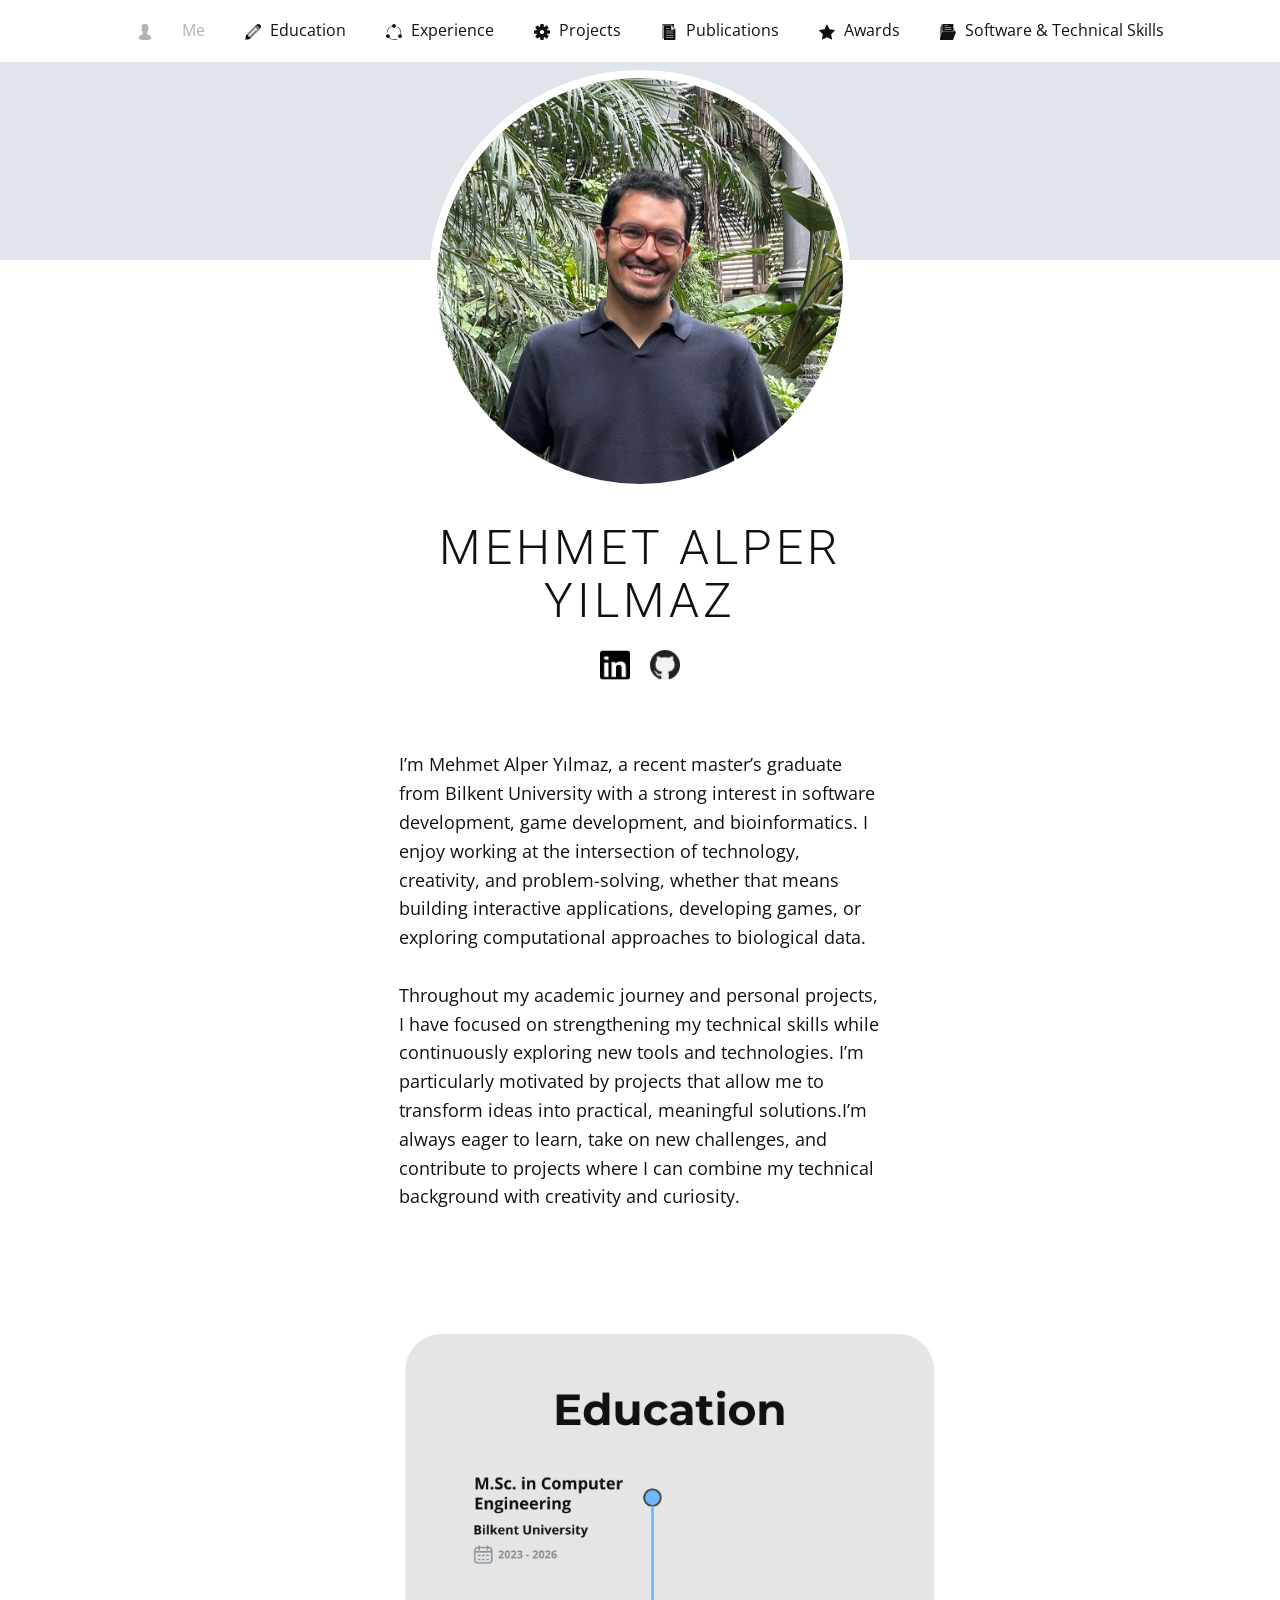
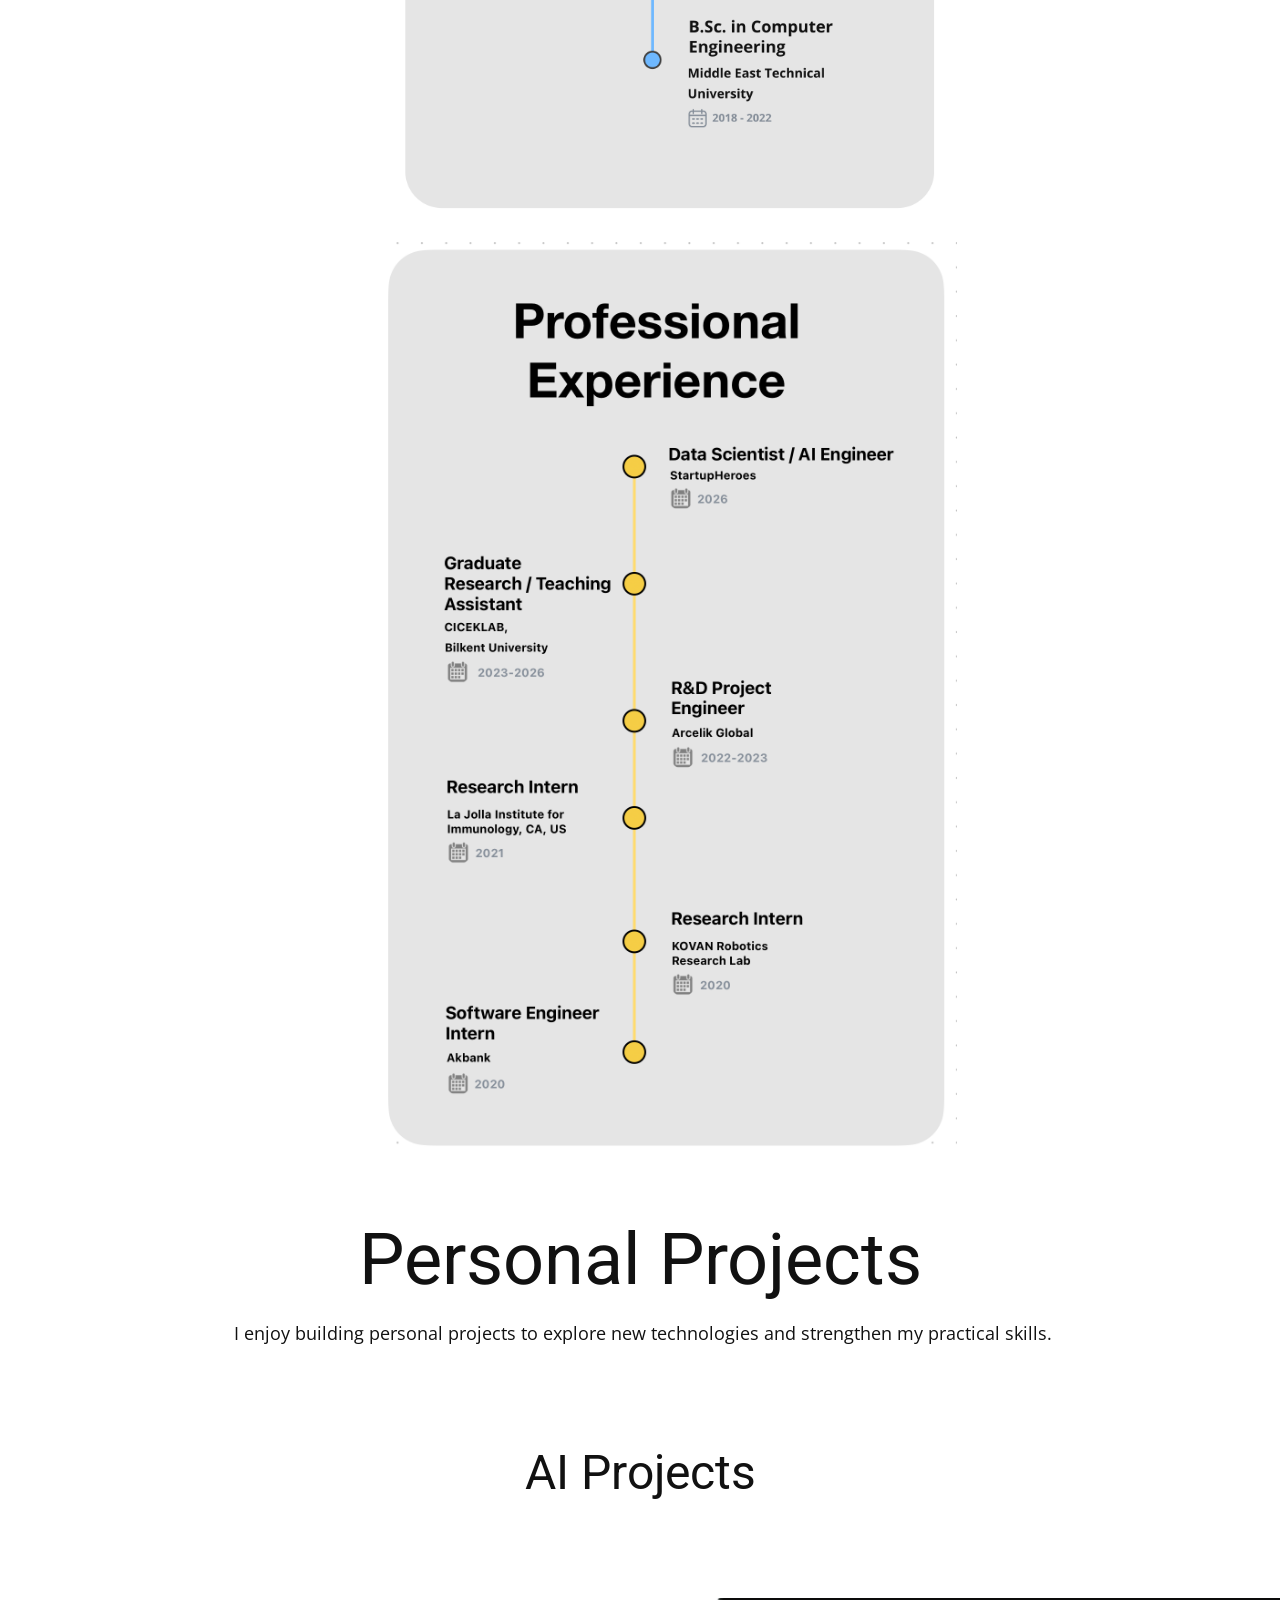
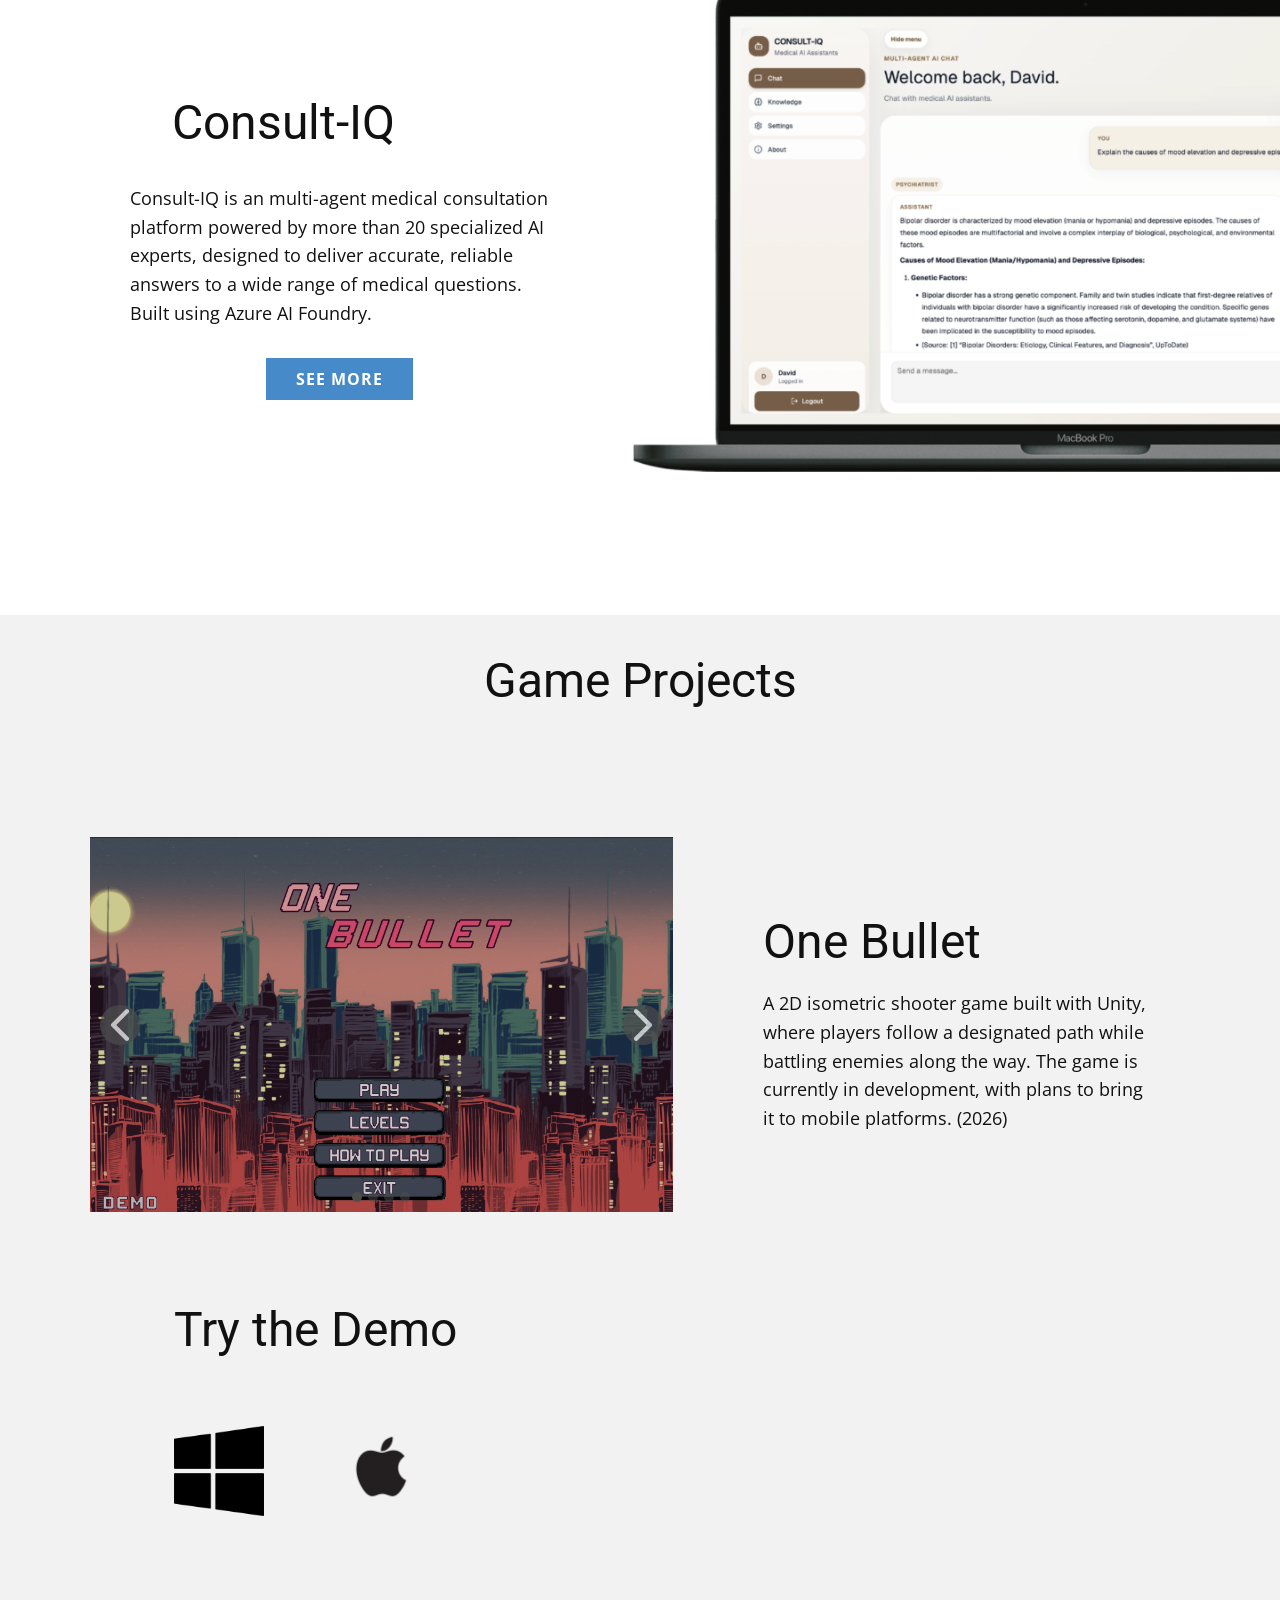
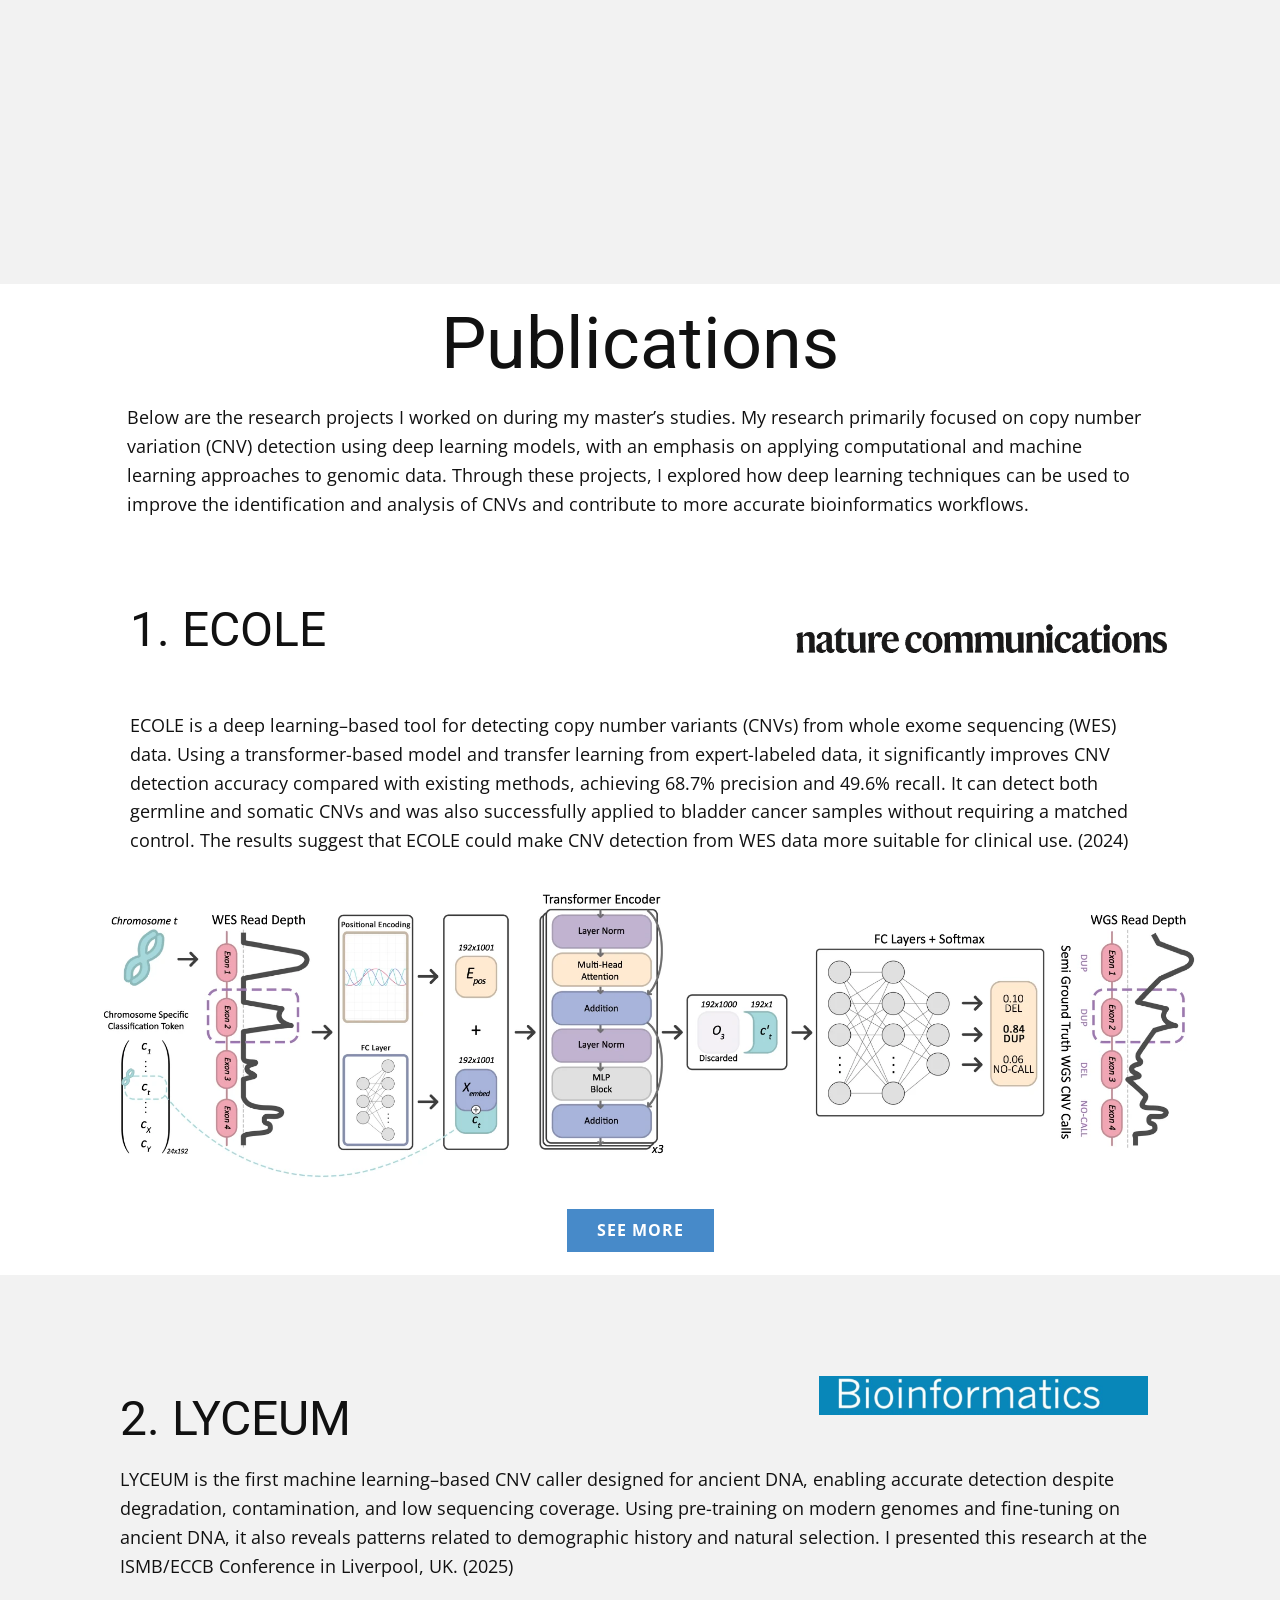
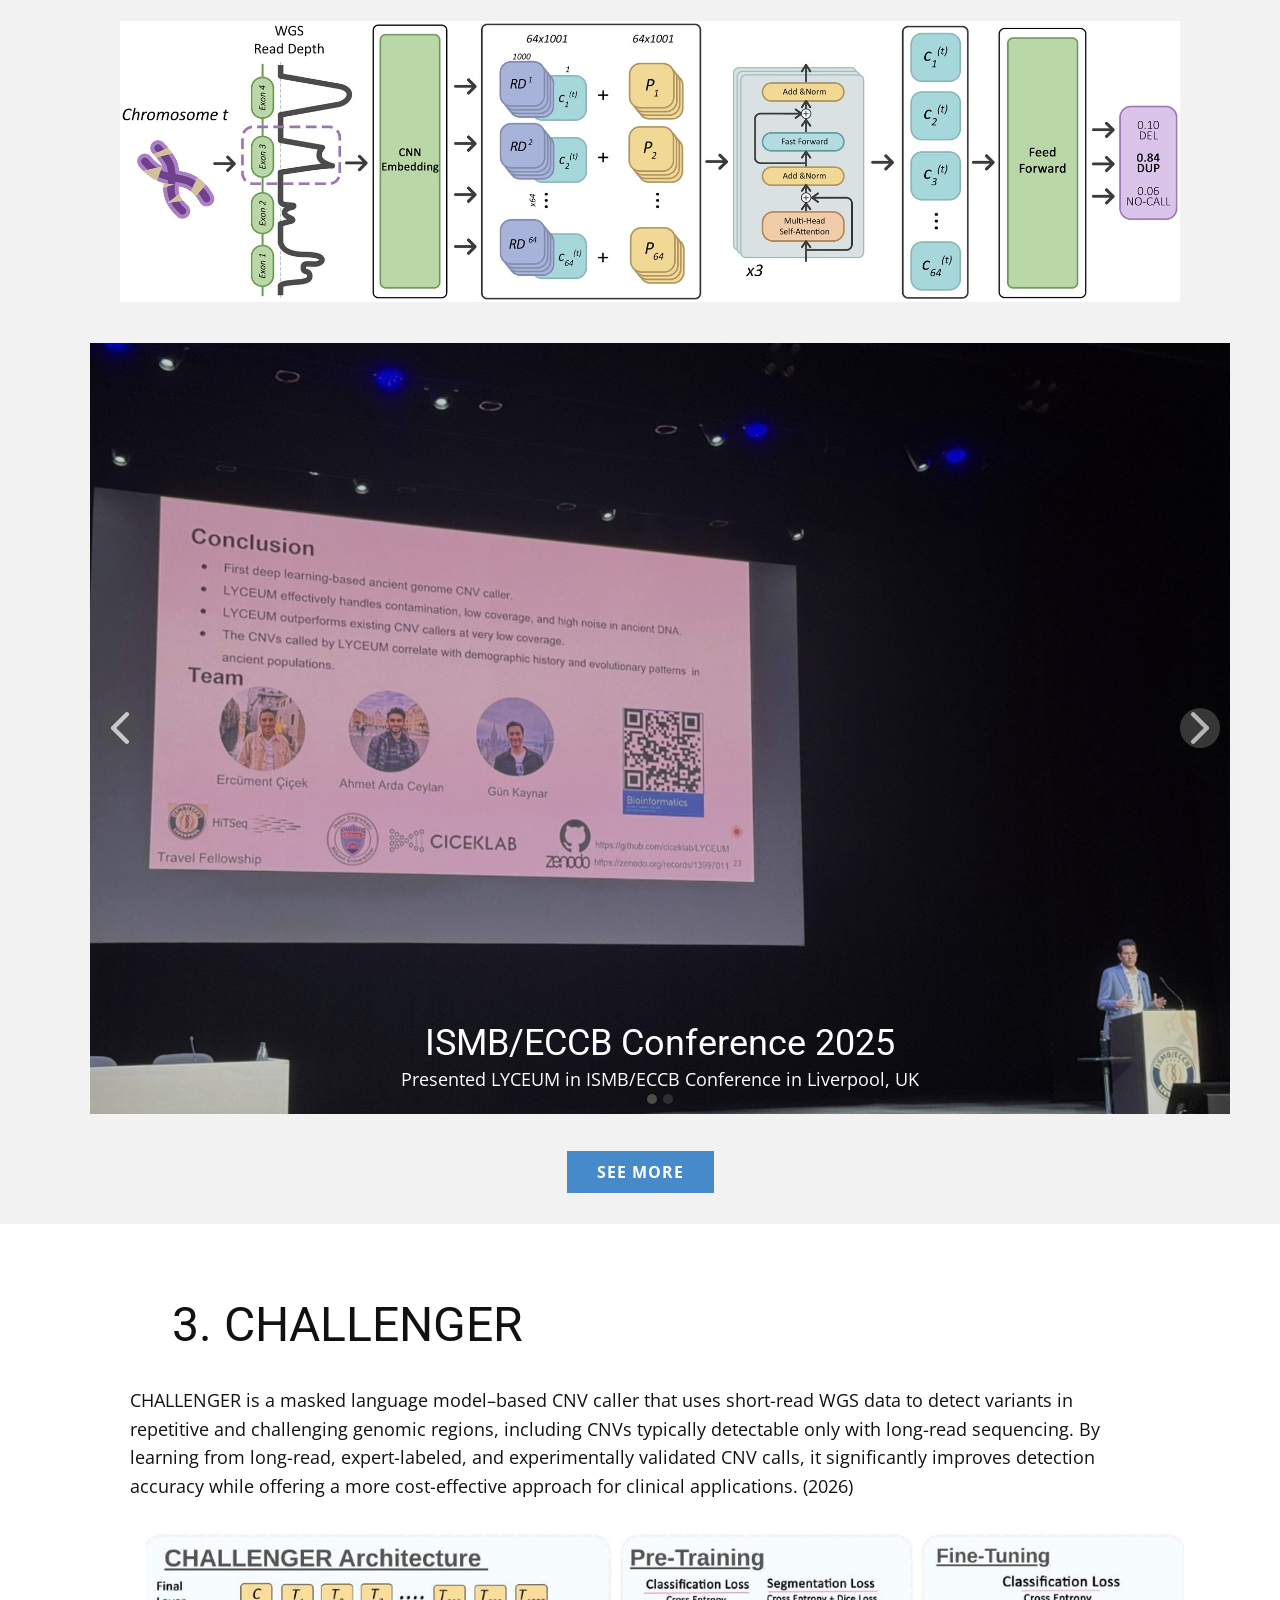
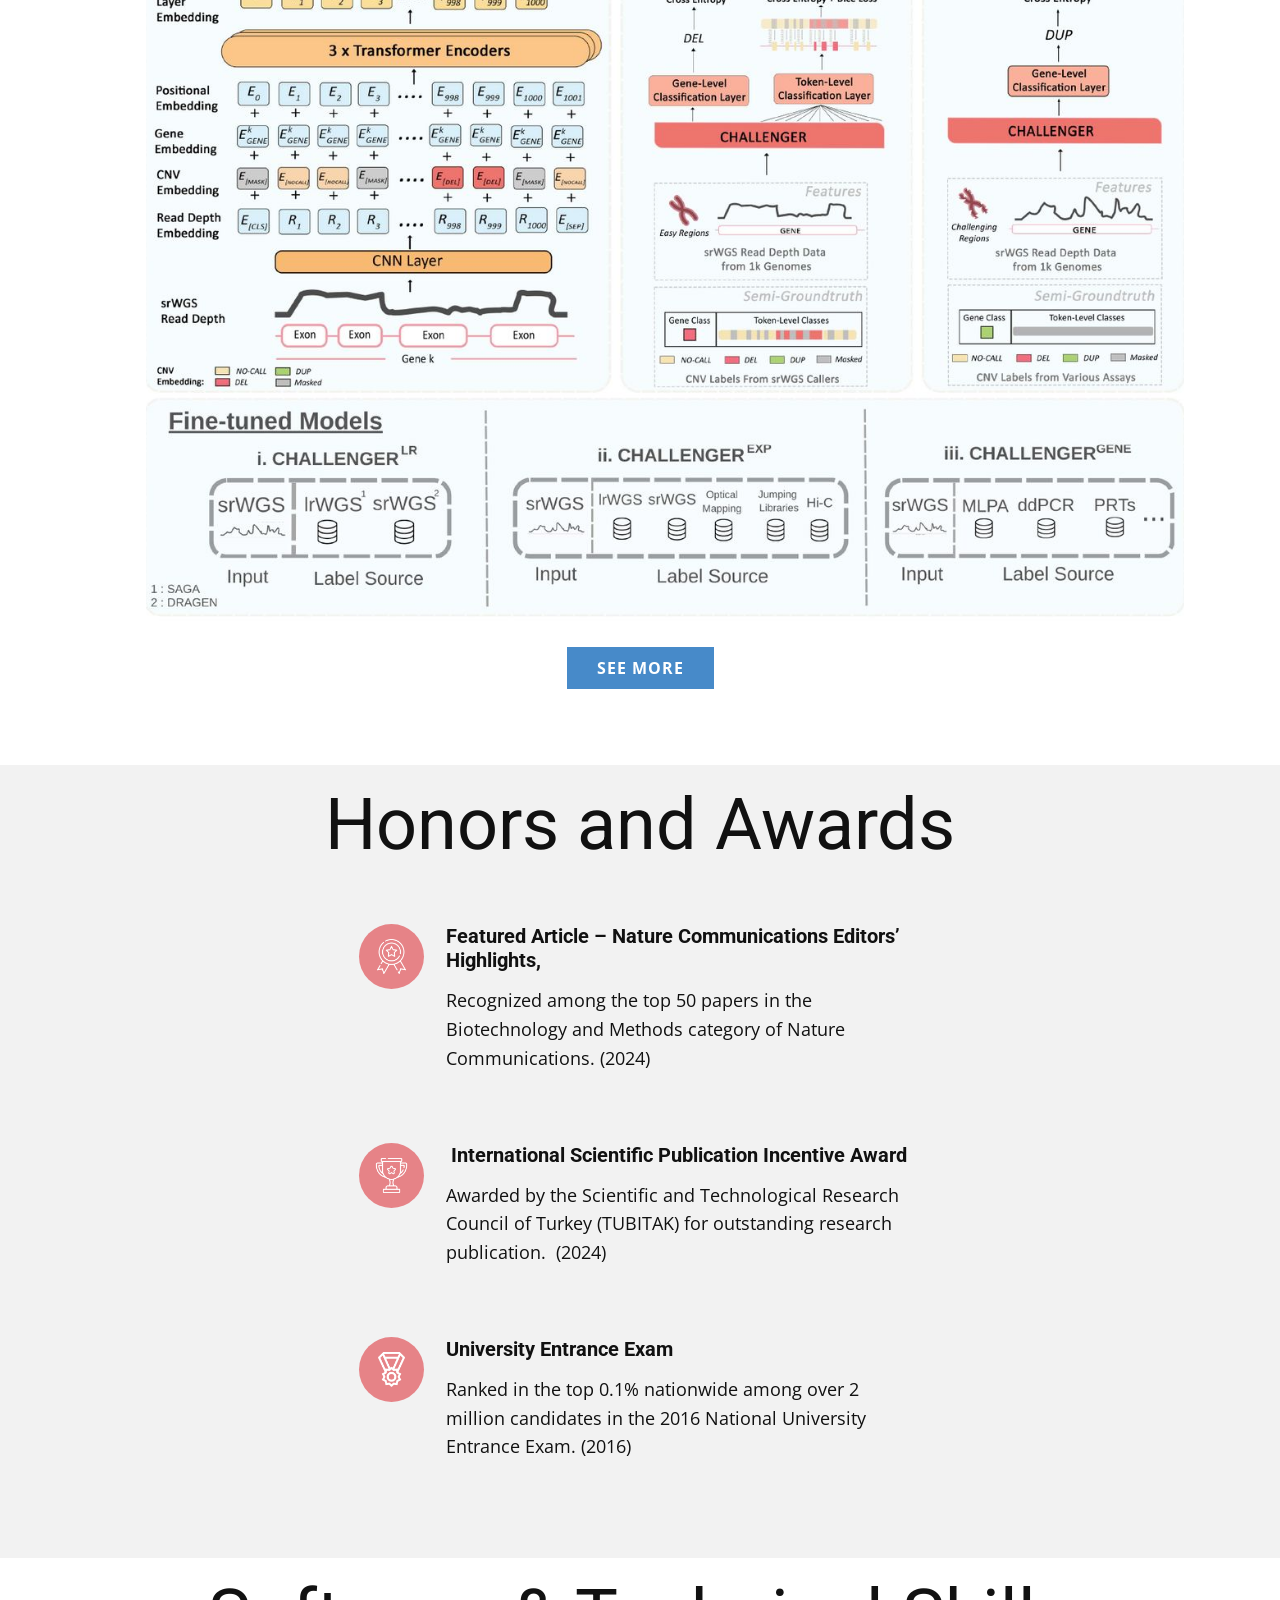
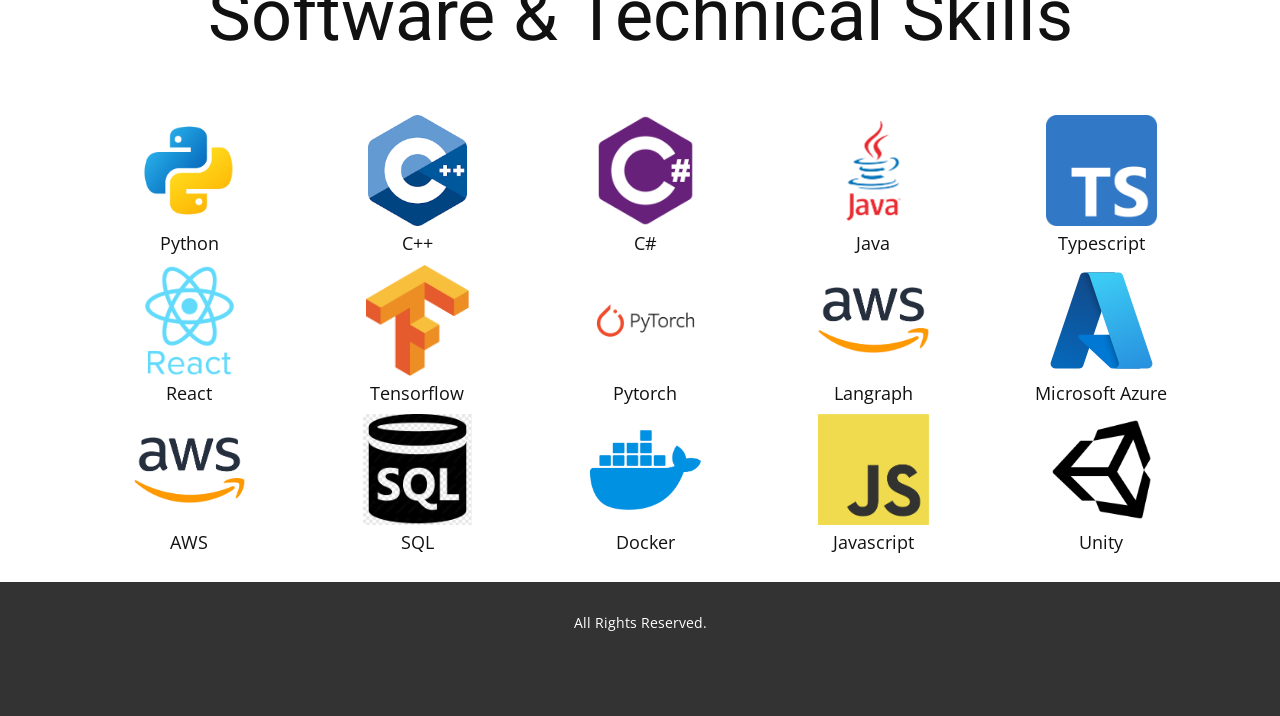
<file: Copy-of-Main.html>
<!DOCTYPE html>
<html style="font-size: 16px;" lang="en"><head>
    <meta name="viewport" content="width=device-width, initial-scale=1.0">
    <meta charset="utf-8">
    <meta name="keywords" content="Our Team, 92, 25, 37, 87, Free, $19.99, $49.99, Contact Us">
    <meta name="description" content="">
    <title>Copy of Main</title>
    <link rel="stylesheet" href="nicepage.css" media="screen">
<link rel="stylesheet" href="Copy-of-Main.css" media="screen">
    <script class="u-script" type="text/javascript" src="jquery.js" defer=""></script>
    <script class="u-script" type="text/javascript" src="nicepage.js" defer=""></script>
    <meta name="generator" content="Nicepage 8.6.2, nicepage.com">
    
    
    
    
    
    
    
    
    
    
    
    
    
    
    
    <link id="u-page-google-font" rel="stylesheet" href="https://fonts.googleapis.com/css2?display=swap&amp;family=Roboto:ital,wght@0,100;0,200;0,300;0,400;0,500;0,600;0,700;0,800;0,900;1,100;1,200;1,300;1,400;1,500;1,600;1,700;1,800;1,900&amp;family=Open+Sans:ital,wght@0,300;0,400;0,500;0,600;0,700;0,800;1,300;1,400;1,500;1,600;1,700;1,800">
    <script type="application/ld+json">{
		"@context": "http://schema.org",
		"@type": "Organization",
		"name": "WebSite6639190"
}</script>
    <meta name="theme-color" content="#478ac9">
    <meta property="og:title" content="Copy of Main">
    <meta property="og:type" content="website">
  <meta data-intl-tel-input-cdn-path="intlTelInput/"></head>
  <body data-path-to-root="./" data-include-products="false" class="u-body u-clearfix u-overlap u-xl-mode" data-lang="en"><header class="u-clearfix u-header u-sticky u-sticky-95e8 u-white u-header" id="header"><div class="u-clearfix u-sheet u-valign-middle-md u-valign-middle-sm u-valign-middle-xs u-sheet-1">
        <nav class="u-menu u-menu-one-level u-offcanvas u-menu-1" role="navigation" aria-label="Menu navigation">
          <div class="menu-collapse" style="font-size: 1rem; letter-spacing: 0px;">
            <a class="u-button-style u-custom-border u-custom-left-right-menu-spacing u-custom-padding-bottom u-custom-text-active-color u-custom-text-hover-color u-custom-top-bottom-menu-spacing u-hamburger-link u-nav-link u-text-active-palette-1-base u-text-hover-palette-2-base" href="#" tabindex="-1" aria-label="Open menu" aria-controls="50ac">
              <svg class="u-svg-link" viewBox="0 0 24 24"><use xlink:href="#menu-hamburger"></use></svg>
              <svg class="u-svg-content" version="1.1" id="menu-hamburger" viewBox="0 0 16 16" x="0px" y="0px" xmlns:xlink="http://www.w3.org/1999/xlink" xmlns="http://www.w3.org/2000/svg"><g><rect y="1" width="16" height="2"></rect><rect y="7" width="16" height="2"></rect><rect y="13" width="16" height="2"></rect>
</g></svg>
            </a>
          </div>
          <div class="u-custom-menu u-nav-container">
            <ul role="menubar" class="u-nav u-unstyled u-nav-1"><li role="none" class="u-nav-item"><a tabindex="-1" role="menuitem" class="u-button-style u-nav-link u-text-hover-grey-30 u-icon-1" href="./#block-10" data-page-id="917815186" aria-haspopup="true"><span class="u-icon u-icon-1"><svg class="u-svg-link" preserveAspectRatio="xMidYMin slice" viewBox="0 0 60 60" style=""><use xlink:href="#svg-3c2d"></use></svg><svg class="u-svg-content" viewBox="0 0 60 60" x="0px" y="0px" id="svg-3c2d" style="enable-background:new 0 0 60 60;"><path d="M48.014,42.889l-9.553-4.776C37.56,37.662,37,36.756,37,35.748v-3.381c0.229-0.28,0.47-0.599,0.719-0.951
	c1.239-1.75,2.232-3.698,2.954-5.799C42.084,24.97,43,23.575,43,22v-4c0-0.963-0.36-1.896-1-2.625v-5.319
	c0.056-0.55,0.276-3.824-2.092-6.525C37.854,1.188,34.521,0,30,0s-7.854,1.188-9.908,3.53C17.724,6.231,17.944,9.506,18,10.056
	v5.319c-0.64,0.729-1,1.662-1,2.625v4c0,1.217,0.553,2.352,1.497,3.109c0.916,3.627,2.833,6.36,3.503,7.237v3.309
	c0,0.968-0.528,1.856-1.377,2.32l-8.921,4.866C8.801,44.424,7,47.458,7,50.762V54c0,4.746,15.045,6,23,6s23-1.254,23-6v-3.043
	C53,47.519,51.089,44.427,48.014,42.889z"></path></svg></span>&nbsp;Me
</a>
</li><li role="none" class="u-nav-item"><a tabindex="-1" role="menuitem" class="u-button-style u-nav-link u-text-hover-grey-30 u-icon-1" href="./#education-block--experience" data-page-id="917815186"><span class="u-icon"><svg class="u-svg-link" preserveAspectRatio="xMidYMin slice" viewBox="0 0 55.25 55.25" style=""><use xlink:href="#svg-5aea"></use></svg><svg class="u-svg-content" viewBox="0 0 55.25 55.25" x="0px" y="0px" id="svg-5aea" style="enable-background:new 0 0 55.25 55.25;"><g><path d="M0.523,51.933l-0.497,2.085c-0.016,0.067-0.02,0.135-0.022,0.202C0.004,54.234,0,54.246,0,54.259
		c0.001,0.114,0.026,0.225,0.065,0.332c0.009,0.025,0.019,0.047,0.03,0.071c0.049,0.107,0.11,0.21,0.196,0.296
		c0.095,0.095,0.207,0.168,0.328,0.218c0.121,0.05,0.25,0.075,0.379,0.075c0.077,0,0.155-0.009,0.231-0.027l2.086-0.497
		L0.523,51.933z"></path><path d="M52.618,2.631c-3.51-3.508-9.219-3.508-12.729,0L3.827,38.693C3.81,38.71,3.8,38.731,3.785,38.749
		c-0.021,0.024-0.039,0.05-0.058,0.076c-0.053,0.074-0.094,0.153-0.125,0.239c-0.009,0.026-0.022,0.049-0.029,0.075
		c-0.003,0.01-0.009,0.02-0.012,0.03l-2.495,10.48L5.6,54.182l10.48-2.495c0.027-0.006,0.051-0.021,0.077-0.03
		c0.034-0.011,0.066-0.024,0.099-0.039c0.072-0.033,0.139-0.074,0.201-0.123c0.024-0.019,0.049-0.033,0.072-0.054
		c0.008-0.008,0.018-0.012,0.026-0.02l36.063-36.063C56.127,11.85,56.127,6.14,52.618,2.631z M17.157,47.992l0.354-3.183
		L39.889,22.43c0.391-0.391,0.391-1.023,0-1.414s-1.023-0.391-1.414,0L16.097,43.395l-4.773,0.53l0.53-4.773l22.38-22.378
		c0.391-0.391,0.391-1.023,0-1.414s-1.023-0.391-1.414,0L10.44,37.738l-3.183,0.354L34.94,10.409l9.9,9.9L17.157,47.992z
		 M46.254,18.895l-9.9-9.9l1.414-1.414l9.9,9.9L46.254,18.895z M49.082,16.067l-9.9-9.9l1.415-1.415l9.9,9.9L49.082,16.067z"></path>
</g></svg></span>&nbsp;Education
</a>
</li><li role="none" class="u-nav-item"><a tabindex="-1" role="menuitem" class="u-button-style u-nav-link u-text-hover-grey-30 u-icon-1" href="./#education-block--experience" data-page-id="917815186"><span class="u-icon"><svg class="u-svg-link" preserveAspectRatio="xMidYMin slice" viewBox="0 0 58 58" style=""><use xlink:href="#svg-4ef8"></use></svg><svg class="u-svg-content" viewBox="0 0 58 58" x="0px" y="0px" id="svg-4ef8" style="enable-background:new 0 0 58 58;"><g><path d="M54.319,37.839C54.762,35.918,55,33.96,55,32c0-9.095-4.631-17.377-12.389-22.153c-0.473-0.29-1.087-0.143-1.376,0.327
		c-0.29,0.471-0.143,1.086,0.327,1.376C48.724,15.96,53,23.604,53,32c0,1.726-0.2,3.451-0.573,5.147C51.966,37.051,51.489,37,51,37
		c-3.86,0-7,3.141-7,7s3.14,7,7,7s7-3.141,7-7C58,41.341,56.509,39.024,54.319,37.839z"></path><path d="M38.171,54.182C35.256,55.388,32.171,56,29,56c-6.385,0-12.527-2.575-17.017-7.092C13.229,47.643,14,45.911,14,44
		c0-3.859-3.14-7-7-7s-7,3.141-7,7s3.14,7,7,7c1.226,0,2.378-0.319,3.381-0.875C15.26,55.136,21.994,58,29,58
		c3.435,0,6.778-0.663,9.936-1.971c0.51-0.211,0.753-0.796,0.542-1.307C39.267,54.213,38.681,53.971,38.171,54.182z"></path><path d="M4,31.213c0.024,0.002,0.048,0.003,0.071,0.003c0.521,0,0.959-0.402,0.997-0.93c0.712-10.089,7.586-18.52,17.22-21.314
		C23.142,11.874,25.825,14,29,14c3.86,0,7-3.141,7-7s-3.14-7-7-7c-3.851,0-6.985,3.127-6.999,6.975
		C11.42,9.922,3.851,19.12,3.073,30.146C3.034,30.696,3.449,31.175,4,31.213z"></path>
</g></svg></span>&nbsp;Experience
</a>
</li><li role="none" class="u-nav-item"><a tabindex="-1" role="menuitem" class="u-button-style u-nav-link u-text-hover-grey-30 u-icon-1" href="./#personalproject" data-page-id="917815186"><span class="u-icon"><svg class="u-svg-link" preserveAspectRatio="xMidYMin slice" viewBox="0 0 54 54" style=""><use xlink:href="#svg-c41c"></use></svg><svg class="u-svg-content" viewBox="0 0 54 54" x="0px" y="0px" id="svg-c41c" style="enable-background:new 0 0 54 54;"><path d="M51.22,21h-5.052c-0.812,0-1.481-0.447-1.792-1.197s-0.153-1.54,0.42-2.114l3.572-3.571
	c0.525-0.525,0.814-1.224,0.814-1.966c0-0.743-0.289-1.441-0.814-1.967l-4.553-4.553c-1.05-1.05-2.881-1.052-3.933,0l-3.571,3.571
	c-0.475,0.475-0.997,0.574-1.352,0.574c-0.5,0-0.997-0.196-1.364-0.539C33.324,8.984,33,8.534,33,7.832V2.78
	C33,1.247,31.753,0,30.22,0H23.78C22.247,0,21,1.247,21,2.78v5.052c0,1.218-0.997,1.945-1.961,1.945c-0.354,0-0.876-0.1-1.351-0.574
	l-3.571-3.571c-1.052-1.052-2.883-1.05-3.933,0l-4.553,4.553c-0.525,0.525-0.814,1.224-0.814,1.967c0,0.742,0.289,1.44,0.814,1.966
	l3.572,3.571c0.573,0.574,0.73,1.364,0.42,2.114S8.644,21,7.832,21H2.78C1.247,21,0,22.247,0,23.78v6.438C0,31.752,1.247,33,2.78,33
	h5.052c0.812,0,1.481,0.447,1.792,1.197s0.153,1.54-0.42,2.114l-3.572,3.571c-0.525,0.525-0.814,1.224-0.814,1.966
	c0,0.743,0.289,1.441,0.814,1.967l4.553,4.553c1.051,1.051,2.881,1.053,3.933,0l3.571-3.571c0.475-0.475,0.997-0.574,1.352-0.574
	c0.963,0,1.96,0.728,1.96,1.945v5.051C21,52.752,22.247,54,23.78,54h6.439c1.533,0,2.78-1.248,2.78-2.781v-5.051
	c0-1.218,0.997-1.945,1.96-1.945c0.354,0,0.877,0.1,1.352,0.574l3.571,3.571c1.052,1.052,2.883,1.05,3.933,0l4.553-4.553
	c0.525-0.525,0.814-1.224,0.814-1.967c0-0.742-0.289-1.44-0.814-1.966l-3.572-3.571c-0.573-0.574-0.73-1.364-0.42-2.114
	S45.356,33,46.168,33h5.052c1.533,0,2.78-1.248,2.78-2.781V23.78C54,22.247,52.753,21,51.22,21z M34,27c0,3.859-3.141,7-7,7
	s-7-3.141-7-7s3.141-7,7-7S34,23.141,34,27z"></path></svg></span>&nbsp;Projects
</a>
</li><li role="none" class="u-nav-item"><a tabindex="-1" role="menuitem" class="u-button-style u-nav-link u-text-hover-grey-30 u-icon-1" href="./#publications" data-page-id="917815186"><span class="u-icon"><svg class="u-svg-link" preserveAspectRatio="xMidYMin slice" viewBox="0 0 60 60" style=""><use xlink:href="#svg-4d66"></use></svg><svg class="u-svg-content" viewBox="0 0 60 60" x="0px" y="0px" id="svg-4d66" style="enable-background:new 0 0 60 60;"><g><polygon points="49,12 49,0 6,0 6,55 9,55 9,3 40,3 	"></polygon><path d="M39.414,5H11v55h43V19.586L39.414,5z M20,17h10c0.552,0,1,0.447,1,1s-0.448,1-1,1H20c-0.552,0-1-0.447-1-1S19.448,17,20,17
		z M45,51H20c-0.552,0-1-0.447-1-1s0.448-1,1-1h25c0.552,0,1,0.447,1,1S45.552,51,45,51z M45,43H20c-0.552,0-1-0.447-1-1
		s0.448-1,1-1h25c0.552,0,1,0.447,1,1S45.552,43,45,43z M45,35H20c-0.552,0-1-0.447-1-1s0.448-1,1-1h25c0.552,0,1,0.447,1,1
		S45.552,35,45,35z M45,27H20c-0.552,0-1-0.447-1-1s0.448-1,1-1h25c0.552,0,1,0.447,1,1S45.552,27,45,27z M38,21V7l14,14H38z"></path>
</g></svg></span>&nbsp;Publications
</a>
</li><li role="none" class="u-nav-item"><a tabindex="-1" role="menuitem" class="u-button-style u-nav-link u-text-hover-grey-30 u-icon-1" href="./#awards" data-page-id="917815186"><span class="u-icon"><svg class="u-svg-link" preserveAspectRatio="xMidYMin slice" viewBox="0 0 55.867 55.867" style=""><use xlink:href="#svg-2504"></use></svg><svg class="u-svg-content" viewBox="0 0 55.867 55.867" x="0px" y="0px" id="svg-2504" style="enable-background:new 0 0 55.867 55.867;"><path d="M55.818,21.578c-0.118-0.362-0.431-0.626-0.808-0.681L36.92,18.268L28.83,1.876c-0.168-0.342-0.516-0.558-0.896-0.558
	s-0.729,0.216-0.896,0.558l-8.091,16.393l-18.09,2.629c-0.377,0.055-0.689,0.318-0.808,0.681c-0.117,0.361-0.02,0.759,0.253,1.024
	l13.091,12.76l-3.091,18.018c-0.064,0.375,0.09,0.754,0.397,0.978c0.309,0.226,0.718,0.255,1.053,0.076l16.182-8.506l16.18,8.506
	c0.146,0.077,0.307,0.115,0.466,0.115c0.207,0,0.413-0.064,0.588-0.191c0.308-0.224,0.462-0.603,0.397-0.978l-3.09-18.017
	l13.091-12.761C55.838,22.336,55.936,21.939,55.818,21.578z"></path></svg></span>&nbsp;Awards
</a>
</li><li role="none" class="u-nav-item"><a tabindex="-1" role="menuitem" class="u-button-style u-nav-link u-text-hover-grey-30 u-icon-1" href="./#software-and-skils" data-page-id="917815186"><span class="u-icon"><svg class="u-svg-link" preserveAspectRatio="xMidYMin slice" viewBox="0 0 60 60" style=""><use xlink:href="#svg-c8b8"></use></svg><svg class="u-svg-content" viewBox="0 0 60 60" x="0px" y="0px" id="svg-c8b8" style="enable-background:new 0 0 60 60;"><path d="M57.49,27H54v-7.268C54,18.226,52.774,17,51.268,17H50v-2.414V0H10v2H9H8H7v2H6H4v2v4H2.732C1.226,10,0,11.226,0,12.732
	v45.23l0.058,0.002c0.078,0.367,0.234,0.719,0.471,1.029C1.018,59.634,1.76,60,2.565,60h44.759c1.156,0,2.174-0.779,2.45-1.813
	L60,30.149v-0.177C60,28.25,58.944,27,57.49,27z M18,5h10c0.552,0,1,0.447,1,1s-0.448,1-1,1H18c-0.552,0-1-0.447-1-1S17.448,5,18,5z
	 M18,12h24c0.552,0,1,0.447,1,1s-0.448,1-1,1H18c-0.552,0-1-0.447-1-1S17.448,12,18,12z M18,19h24c0.552,0,1,0.447,1,1s-0.448,1-1,1
	H18c-0.552,0-1-0.447-1-1S17.448,19,18,19z M2,51.526V12.732C2,12.328,2.329,12,2.732,12H4v34.041L2,51.526z M6,6h1v31.813l-1,2.743
	V6z M52,27h-5H12.731c-1.156,0-2.174,0.779-2.45,1.813L9,32.328V4h1v6v2v13v1h40v-1v-6h1.268C51.671,19,52,19.328,52,19.732V27z"></path></svg></span>&nbsp;Software &amp; Technical Skills
</a>
</li></ul>
          </div>
          <div class="u-custom-menu u-nav-container-collapse" id="50ac" role="region" aria-label="Menu panel">
            <div class="u-black u-container-style u-inner-container-layout u-opacity u-opacity-95 u-sidenav">
              <div class="u-inner-container-layout u-sidenav-overflow">
                <div class="u-menu-close" tabindex="-1" aria-label="Close menu"></div>
                <ul class="u-align-center u-nav u-popupmenu-items u-unstyled u-nav-2" role="menubar"><li role="none" class="u-nav-item"><a tabindex="-1" role="menuitem" class="u-button-style u-nav-link" href="./#block-10" data-page-id="917815186" aria-haspopup="true"><span class="u-icon"><svg class="u-svg-link" preserveAspectRatio="xMidYMin slice" viewBox="0 0 60 60" style=""><use xlink:href="#svg-3c2d"></use></svg><svg class="u-svg-content" viewBox="0 0 60 60" x="0px" y="0px" id="svg-3c2d" style="enable-background:new 0 0 60 60;"><path d="M48.014,42.889l-9.553-4.776C37.56,37.662,37,36.756,37,35.748v-3.381c0.229-0.28,0.47-0.599,0.719-0.951
	c1.239-1.75,2.232-3.698,2.954-5.799C42.084,24.97,43,23.575,43,22v-4c0-0.963-0.36-1.896-1-2.625v-5.319
	c0.056-0.55,0.276-3.824-2.092-6.525C37.854,1.188,34.521,0,30,0s-7.854,1.188-9.908,3.53C17.724,6.231,17.944,9.506,18,10.056
	v5.319c-0.64,0.729-1,1.662-1,2.625v4c0,1.217,0.553,2.352,1.497,3.109c0.916,3.627,2.833,6.36,3.503,7.237v3.309
	c0,0.968-0.528,1.856-1.377,2.32l-8.921,4.866C8.801,44.424,7,47.458,7,50.762V54c0,4.746,15.045,6,23,6s23-1.254,23-6v-3.043
	C53,47.519,51.089,44.427,48.014,42.889z"></path></svg></span>&nbsp;Me
</a>
</li><li role="none" class="u-nav-item"><a tabindex="-1" role="menuitem" class="u-button-style u-nav-link" href="./#education-block--experience" data-page-id="917815186"><span class="u-icon"><svg class="u-svg-link" preserveAspectRatio="xMidYMin slice" viewBox="0 0 55.25 55.25" style=""><use xlink:href="#svg-5aea"></use></svg><svg class="u-svg-content" viewBox="0 0 55.25 55.25" x="0px" y="0px" id="svg-5aea" style="enable-background:new 0 0 55.25 55.25;"><g><path d="M0.523,51.933l-0.497,2.085c-0.016,0.067-0.02,0.135-0.022,0.202C0.004,54.234,0,54.246,0,54.259
		c0.001,0.114,0.026,0.225,0.065,0.332c0.009,0.025,0.019,0.047,0.03,0.071c0.049,0.107,0.11,0.21,0.196,0.296
		c0.095,0.095,0.207,0.168,0.328,0.218c0.121,0.05,0.25,0.075,0.379,0.075c0.077,0,0.155-0.009,0.231-0.027l2.086-0.497
		L0.523,51.933z"></path><path d="M52.618,2.631c-3.51-3.508-9.219-3.508-12.729,0L3.827,38.693C3.81,38.71,3.8,38.731,3.785,38.749
		c-0.021,0.024-0.039,0.05-0.058,0.076c-0.053,0.074-0.094,0.153-0.125,0.239c-0.009,0.026-0.022,0.049-0.029,0.075
		c-0.003,0.01-0.009,0.02-0.012,0.03l-2.495,10.48L5.6,54.182l10.48-2.495c0.027-0.006,0.051-0.021,0.077-0.03
		c0.034-0.011,0.066-0.024,0.099-0.039c0.072-0.033,0.139-0.074,0.201-0.123c0.024-0.019,0.049-0.033,0.072-0.054
		c0.008-0.008,0.018-0.012,0.026-0.02l36.063-36.063C56.127,11.85,56.127,6.14,52.618,2.631z M17.157,47.992l0.354-3.183
		L39.889,22.43c0.391-0.391,0.391-1.023,0-1.414s-1.023-0.391-1.414,0L16.097,43.395l-4.773,0.53l0.53-4.773l22.38-22.378
		c0.391-0.391,0.391-1.023,0-1.414s-1.023-0.391-1.414,0L10.44,37.738l-3.183,0.354L34.94,10.409l9.9,9.9L17.157,47.992z
		 M46.254,18.895l-9.9-9.9l1.414-1.414l9.9,9.9L46.254,18.895z M49.082,16.067l-9.9-9.9l1.415-1.415l9.9,9.9L49.082,16.067z"></path>
</g></svg></span>&nbsp;Education
</a>
</li><li role="none" class="u-nav-item"><a tabindex="-1" role="menuitem" class="u-button-style u-nav-link" href="./#education-block--experience" data-page-id="917815186"><span class="u-icon"><svg class="u-svg-link" preserveAspectRatio="xMidYMin slice" viewBox="0 0 58 58" style=""><use xlink:href="#svg-4ef8"></use></svg><svg class="u-svg-content" viewBox="0 0 58 58" x="0px" y="0px" id="svg-4ef8" style="enable-background:new 0 0 58 58;"><g><path d="M54.319,37.839C54.762,35.918,55,33.96,55,32c0-9.095-4.631-17.377-12.389-22.153c-0.473-0.29-1.087-0.143-1.376,0.327
		c-0.29,0.471-0.143,1.086,0.327,1.376C48.724,15.96,53,23.604,53,32c0,1.726-0.2,3.451-0.573,5.147C51.966,37.051,51.489,37,51,37
		c-3.86,0-7,3.141-7,7s3.14,7,7,7s7-3.141,7-7C58,41.341,56.509,39.024,54.319,37.839z"></path><path d="M38.171,54.182C35.256,55.388,32.171,56,29,56c-6.385,0-12.527-2.575-17.017-7.092C13.229,47.643,14,45.911,14,44
		c0-3.859-3.14-7-7-7s-7,3.141-7,7s3.14,7,7,7c1.226,0,2.378-0.319,3.381-0.875C15.26,55.136,21.994,58,29,58
		c3.435,0,6.778-0.663,9.936-1.971c0.51-0.211,0.753-0.796,0.542-1.307C39.267,54.213,38.681,53.971,38.171,54.182z"></path><path d="M4,31.213c0.024,0.002,0.048,0.003,0.071,0.003c0.521,0,0.959-0.402,0.997-0.93c0.712-10.089,7.586-18.52,17.22-21.314
		C23.142,11.874,25.825,14,29,14c3.86,0,7-3.141,7-7s-3.14-7-7-7c-3.851,0-6.985,3.127-6.999,6.975
		C11.42,9.922,3.851,19.12,3.073,30.146C3.034,30.696,3.449,31.175,4,31.213z"></path>
</g></svg></span>&nbsp;Experience
</a>
</li><li role="none" class="u-nav-item"><a tabindex="-1" role="menuitem" class="u-button-style u-nav-link" href="./#personalproject" data-page-id="917815186"><span class="u-icon"><svg class="u-svg-link" preserveAspectRatio="xMidYMin slice" viewBox="0 0 54 54" style=""><use xlink:href="#svg-c41c"></use></svg><svg class="u-svg-content" viewBox="0 0 54 54" x="0px" y="0px" id="svg-c41c" style="enable-background:new 0 0 54 54;"><path d="M51.22,21h-5.052c-0.812,0-1.481-0.447-1.792-1.197s-0.153-1.54,0.42-2.114l3.572-3.571
	c0.525-0.525,0.814-1.224,0.814-1.966c0-0.743-0.289-1.441-0.814-1.967l-4.553-4.553c-1.05-1.05-2.881-1.052-3.933,0l-3.571,3.571
	c-0.475,0.475-0.997,0.574-1.352,0.574c-0.5,0-0.997-0.196-1.364-0.539C33.324,8.984,33,8.534,33,7.832V2.78
	C33,1.247,31.753,0,30.22,0H23.78C22.247,0,21,1.247,21,2.78v5.052c0,1.218-0.997,1.945-1.961,1.945c-0.354,0-0.876-0.1-1.351-0.574
	l-3.571-3.571c-1.052-1.052-2.883-1.05-3.933,0l-4.553,4.553c-0.525,0.525-0.814,1.224-0.814,1.967c0,0.742,0.289,1.44,0.814,1.966
	l3.572,3.571c0.573,0.574,0.73,1.364,0.42,2.114S8.644,21,7.832,21H2.78C1.247,21,0,22.247,0,23.78v6.438C0,31.752,1.247,33,2.78,33
	h5.052c0.812,0,1.481,0.447,1.792,1.197s0.153,1.54-0.42,2.114l-3.572,3.571c-0.525,0.525-0.814,1.224-0.814,1.966
	c0,0.743,0.289,1.441,0.814,1.967l4.553,4.553c1.051,1.051,2.881,1.053,3.933,0l3.571-3.571c0.475-0.475,0.997-0.574,1.352-0.574
	c0.963,0,1.96,0.728,1.96,1.945v5.051C21,52.752,22.247,54,23.78,54h6.439c1.533,0,2.78-1.248,2.78-2.781v-5.051
	c0-1.218,0.997-1.945,1.96-1.945c0.354,0,0.877,0.1,1.352,0.574l3.571,3.571c1.052,1.052,2.883,1.05,3.933,0l4.553-4.553
	c0.525-0.525,0.814-1.224,0.814-1.967c0-0.742-0.289-1.44-0.814-1.966l-3.572-3.571c-0.573-0.574-0.73-1.364-0.42-2.114
	S45.356,33,46.168,33h5.052c1.533,0,2.78-1.248,2.78-2.781V23.78C54,22.247,52.753,21,51.22,21z M34,27c0,3.859-3.141,7-7,7
	s-7-3.141-7-7s3.141-7,7-7S34,23.141,34,27z"></path></svg></span>&nbsp;Projects
</a>
</li><li role="none" class="u-nav-item"><a tabindex="-1" role="menuitem" class="u-button-style u-nav-link" href="./#publications" data-page-id="917815186"><span class="u-icon"><svg class="u-svg-link" preserveAspectRatio="xMidYMin slice" viewBox="0 0 60 60" style=""><use xlink:href="#svg-4d66"></use></svg><svg class="u-svg-content" viewBox="0 0 60 60" x="0px" y="0px" id="svg-4d66" style="enable-background:new 0 0 60 60;"><g><polygon points="49,12 49,0 6,0 6,55 9,55 9,3 40,3 	"></polygon><path d="M39.414,5H11v55h43V19.586L39.414,5z M20,17h10c0.552,0,1,0.447,1,1s-0.448,1-1,1H20c-0.552,0-1-0.447-1-1S19.448,17,20,17
		z M45,51H20c-0.552,0-1-0.447-1-1s0.448-1,1-1h25c0.552,0,1,0.447,1,1S45.552,51,45,51z M45,43H20c-0.552,0-1-0.447-1-1
		s0.448-1,1-1h25c0.552,0,1,0.447,1,1S45.552,43,45,43z M45,35H20c-0.552,0-1-0.447-1-1s0.448-1,1-1h25c0.552,0,1,0.447,1,1
		S45.552,35,45,35z M45,27H20c-0.552,0-1-0.447-1-1s0.448-1,1-1h25c0.552,0,1,0.447,1,1S45.552,27,45,27z M38,21V7l14,14H38z"></path>
</g></svg></span>&nbsp;Publications
</a>
</li><li role="none" class="u-nav-item"><a tabindex="-1" role="menuitem" class="u-button-style u-nav-link" href="./#awards" data-page-id="917815186"><span class="u-icon"><svg class="u-svg-link" preserveAspectRatio="xMidYMin slice" viewBox="0 0 55.867 55.867" style=""><use xlink:href="#svg-2504"></use></svg><svg class="u-svg-content" viewBox="0 0 55.867 55.867" x="0px" y="0px" id="svg-2504" style="enable-background:new 0 0 55.867 55.867;"><path d="M55.818,21.578c-0.118-0.362-0.431-0.626-0.808-0.681L36.92,18.268L28.83,1.876c-0.168-0.342-0.516-0.558-0.896-0.558
	s-0.729,0.216-0.896,0.558l-8.091,16.393l-18.09,2.629c-0.377,0.055-0.689,0.318-0.808,0.681c-0.117,0.361-0.02,0.759,0.253,1.024
	l13.091,12.76l-3.091,18.018c-0.064,0.375,0.09,0.754,0.397,0.978c0.309,0.226,0.718,0.255,1.053,0.076l16.182-8.506l16.18,8.506
	c0.146,0.077,0.307,0.115,0.466,0.115c0.207,0,0.413-0.064,0.588-0.191c0.308-0.224,0.462-0.603,0.397-0.978l-3.09-18.017
	l13.091-12.761C55.838,22.336,55.936,21.939,55.818,21.578z"></path></svg></span>&nbsp;Awards
</a>
</li><li role="none" class="u-nav-item"><a tabindex="-1" role="menuitem" class="u-button-style u-nav-link" href="./#software-and-skils" data-page-id="917815186"><span class="u-icon"><svg class="u-svg-link" preserveAspectRatio="xMidYMin slice" viewBox="0 0 60 60" style=""><use xlink:href="#svg-c8b8"></use></svg><svg class="u-svg-content" viewBox="0 0 60 60" x="0px" y="0px" id="svg-c8b8" style="enable-background:new 0 0 60 60;"><path d="M57.49,27H54v-7.268C54,18.226,52.774,17,51.268,17H50v-2.414V0H10v2H9H8H7v2H6H4v2v4H2.732C1.226,10,0,11.226,0,12.732
	v45.23l0.058,0.002c0.078,0.367,0.234,0.719,0.471,1.029C1.018,59.634,1.76,60,2.565,60h44.759c1.156,0,2.174-0.779,2.45-1.813
	L60,30.149v-0.177C60,28.25,58.944,27,57.49,27z M18,5h10c0.552,0,1,0.447,1,1s-0.448,1-1,1H18c-0.552,0-1-0.447-1-1S17.448,5,18,5z
	 M18,12h24c0.552,0,1,0.447,1,1s-0.448,1-1,1H18c-0.552,0-1-0.447-1-1S17.448,12,18,12z M18,19h24c0.552,0,1,0.447,1,1s-0.448,1-1,1
	H18c-0.552,0-1-0.447-1-1S17.448,19,18,19z M2,51.526V12.732C2,12.328,2.329,12,2.732,12H4v34.041L2,51.526z M6,6h1v31.813l-1,2.743
	V6z M52,27h-5H12.731c-1.156,0-2.174,0.779-2.45,1.813L9,32.328V4h1v6v2v13v1h40v-1v-6h1.268C51.671,19,52,19.328,52,19.732V27z"></path></svg></span>&nbsp;Software &amp; Technical Skills
</a>
</li></ul>
              </div>
            </div>
            <div class="u-black u-menu-overlay u-opacity u-opacity-70"></div>
          </div>
        </nav>
      </div></header>
    <section class="u-align-center u-clearfix u-container-align-center u-section-1" id="block-10">
      <div class="u-expanded-width u-palette-5-light-2 u-shape u-shape-rectangle u-shape-1"></div>
      <div alt="" class="u-border-8 u-border-white u-image u-image-circle u-image-1" data-image-width="980" data-image-height="972"></div>
      <h2 class="u-text u-text-1">MEHMET ALPER YILMAZ<br>
        <br>
      </h2>
      <div class="u-align-center u-clearfix u-container-align-center u-group-elements u-valign-middle-xl u-group-elements-1"><span class="u-align-center u-file-icon u-icon u-icon-1" data-href="https://www.linkedin.com/in/malperyilmaz/" title="linkedn"><img src="images/618.png" alt=""></span><span class="u-align-center u-file-icon u-icon u-icon-2" data-href="https://github.com/alperylmzz" title="github"><img src="images/919847.png" alt=""></span>
      </div>
      <p class="u-align-left u-text u-text-2"> I’m Mehmet Alper Yılmaz, a recent master’s graduate from Bilkent University with a strong interest in software development, game development, and bioinformatics. I enjoy working at the intersection of technology, creativity, and problem-solving, whether that means building interactive applications, developing games, or exploring computational approaches to biological data.<br>
        <br>Throughout my academic journey and personal projects, I have focused on strengthening my technical skills while continuously exploring new tools and technologies. I’m particularly motivated by projects that allow me to transform ideas into practical, meaningful solutions.I’m always eager to learn, take on new challenges, and contribute to projects where I can combine my technical background with creativity and curiosity.
      </p>
    </section>
    <section class="u-clearfix u-section-2" id="block-26">
      <div class="u-clearfix u-sheet u-sheet-1">
        <img class="u-align-center-lg u-align-center-md u-align-center-sm u-align-center-xs u-image u-image-contain u-image-default u-image-1" src="images/image2.png" alt="" data-image-width="1432" data-image-height="1290">
        <img class="u-image u-image-contain u-image-default u-image-2" src="images/image5.png" alt="" data-image-width="1266" data-image-height="2008">
      </div>
    </section>
    <section class="u-align-center u-clearfix u-container-align-center u-section-3" id="personalproject">
      <div class="u-clearfix u-sheet u-valign-middle-lg u-valign-middle-xs u-sheet-1">
        <h1 class="u-align-center u-text u-text-default u-text-1">Personal Projects</h1>
        <p class="u-align-center-xl u-align-left-lg u-align-left-md u-align-left-sm u-align-left-xs u-text u-text-default u-text-2">&nbsp;I enjoy building personal projects to explore new technologies and strengthen my practical skills.</p>
      </div>
    </section>
    <section class="u-align-center u-clearfix u-container-align-center u-white u-section-4" id="block-4">
      <div class="u-clearfix u-sheet u-valign-middle-md u-valign-middle-xl u-sheet-1">
        <h2 class="u-align-center u-text u-text-default u-text-1">AI Projects</h2>
      </div>
    </section>
    <section class="u-clearfix u-white u-section-5" id="block-13">
      <div class="custom-expanded data-layout-selected u-clearfix u-gutter-10 u-layout-wrap u-layout-wrap-1">
        <div class="u-layout" style="">
          <div class="u-layout-row" style="">
            <div class="u-align-left-xs u-container-align-center-lg u-container-align-center-md u-container-align-center-sm u-container-align-center-xl u-container-style u-layout-cell u-left-cell u-size-27-lg u-size-27-xl u-size-30-md u-size-30-sm u-size-30-xs u-size-xs-60 u-layout-cell-1" src="">
              <div class="u-container-layout u-valign-middle-lg u-valign-middle-md u-valign-middle-sm u-valign-middle-xl u-container-layout-1">
                <h2 class="u-align-center-lg u-align-center-md u-align-center-sm u-align-center-xl u-text u-text-default u-text-1">Consult-IQ</h2>
                <p class="u-align-left-lg u-align-left-md u-align-left-sm u-align-left-xl u-text u-text-2"> Consult-IQ is an multi-agent medical consultation platform powered by more than 20 specialized AI experts, designed to deliver accurate, reliable answers to a wide range of medical questions. Built using ​Azure AI Foundry.</p>
                <a href="https://alperylmzz.github.io/consult-IQ-info/" class="u-btn u-button-style u-hover-palette-1-dark-1 u-palette-1-base u-btn-1" target="_blank">See More</a>
              </div>
            </div>
            <div class="u-align-center u-container-align-center u-container-style u-image u-layout-cell u-right-cell u-size-30-md u-size-30-sm u-size-30-xs u-size-33-lg u-size-33-xl u-size-xs-60 u-image-1" src="" data-image-width="1486" data-image-height="1154">
              <div class="u-container-layout u-valign-middle-lg u-valign-middle-md u-valign-middle-sm u-valign-middle-xs u-container-layout-2" src=""></div>
            </div>
          </div>
        </div>
      </div>
    </section>
    <section class="u-align-center u-clearfix u-container-align-center u-grey-5 u-section-6" id="block-16">
      <div class="u-clearfix u-sheet u-valign-middle-lg u-valign-middle-md u-valign-middle-xs u-sheet-1">
        <h2 class="u-align-center u-text u-text-default u-text-1">Game Projects</h2>
      </div>
    </section>
    <section class="u-clearfix u-container-align-center u-grey-5 u-section-7" id="block-15">
      <div class="u-clearfix u-sheet u-valign-middle-lg u-valign-middle-sm u-sheet-1">
        <div class="data-layout-selected u-clearfix u-expanded-width u-gutter-10 u-layout-wrap u-layout-wrap-1">
          <div class="u-layout">
            <div class="u-layout-col">
              <div class="u-size-30">
                <div class="u-layout-row">
                  <div class="u-align-left u-container-align-left u-container-style u-layout-cell u-left-cell u-size-33 u-size-xs-60 u-layout-cell-1">
                    <div class="u-container-layout u-container-layout-1" src="">
                      <div class="u-carousel u-expanded-width u-gallery u-gallery-slider u-layout-carousel u-lightbox u-no-transition u-show-text-none u-gallery-1" data-interval="0" data-u-ride="false" id="carousel-d3c0">
                        <ol class="u-absolute-hcenter u-carousel-indicators u-carousel-indicators-1">
                          <li data-u-target="#carousel-d3c0" data-u-slide-to="0" class="u-active u-grey-70 u-shape-circle" style="width: 10px; height: 10px;"></li>
                          <li data-u-target="#carousel-d3c0" data-u-slide-to="1" class="u-grey-70 u-shape-circle" style="width: 10px; height: 10px;"></li>
                          <li data-u-target="#carousel-d3c0" data-u-slide-to="2" class="u-grey-70 u-shape-circle" style="width: 10px; height: 10px;"></li>
                          <li data-u-target="#carousel-d3c0" data-u-slide-to="3" class="u-grey-70 u-shape-circle" style="width: 10px; height: 10px;"></li>
                        </ol>
                        <div class="u-carousel-inner u-gallery-inner u-gallery-inner-1" role="listbox">
                          <div class="u-active u-carousel-item u-gallery-item u-carousel-item-1">
                            <div class="u-back-slide" data-image-width="1920" data-image-height="1201">
                              <img class="u-back-image u-expanded" src="images/SS_1-1.jpeg">
                            </div>
                            <div class="u-align-center u-over-slide u-shading u-valign-bottom-xl u-over-slide-1"></div>
                          </div>
                          <div class="u-carousel-item u-gallery-item u-carousel-item-2">
                            <div class="u-back-slide" data-image-width="3420" data-image-height="2140">
                              <img class="u-back-image u-expanded" src="images/SS_2.jpeg">
                            </div>
                            <div class="u-align-center u-over-slide u-shading u-valign-bottom-xl u-over-slide-2"></div>
                          </div>
                          <div class="u-carousel-item u-gallery-item u-carousel-item-3" data-image-width="3420" data-image-height="2140">
                            <div class="u-back-slide">
                              <img class="u-back-image u-expanded" src="images/SS_3.jpeg">
                            </div>
                            <div class="u-align-center u-over-slide u-shading u-valign-bottom-xl u-over-slide-3"></div>
                            <style data-mode="XL" data-visited="true"></style>
                            <style data-mode="LG" data-visited="true"></style>
                            <style data-mode="MD" data-visited="true"></style>
                            <style data-mode="SM"></style>
                            <style data-mode="XS" data-visited="true"></style>
                          </div>
                          <div class="u-carousel-item u-gallery-item u-carousel-item-4" data-image-width="3420" data-image-height="2140">
                            <div class="u-back-slide">
                              <img class="u-back-image u-expanded" src="images/SS_4.jpeg">
                            </div>
                            <div class="u-align-center u-over-slide u-shading u-valign-bottom-xl u-over-slide-4"></div>
                            <style data-mode="XL"></style>
                            <style data-mode="LG" data-visited="true"></style>
                            <style data-mode="MD" data-visited="true"></style>
                            <style data-mode="SM"></style>
                            <style data-mode="XS" data-visited="true"></style>
                          </div>
                        </div>
                        <a class="u-absolute-vcenter u-carousel-control u-carousel-control-prev u-grey-70 u-icon-circle u-opacity u-opacity-70 u-spacing-10 u-text-white u-carousel-control-1" href="#carousel-d3c0" role="button" data-u-slide="prev"><span aria-hidden="true">
                            <svg viewBox="0 0 451.847 451.847"><path d="M97.141,225.92c0-8.095,3.091-16.192,9.259-22.366L300.689,9.27c12.359-12.359,32.397-12.359,44.751,0
c12.354,12.354,12.354,32.388,0,44.748L173.525,225.92l171.903,171.909c12.354,12.354,12.354,32.391,0,44.744
c-12.354,12.365-32.386,12.365-44.745,0l-194.29-194.281C100.226,242.115,97.141,234.018,97.141,225.92z"></path></svg></span><span class="sr-only">
                            <svg viewBox="0 0 451.847 451.847"><path d="M97.141,225.92c0-8.095,3.091-16.192,9.259-22.366L300.689,9.27c12.359-12.359,32.397-12.359,44.751,0
c12.354,12.354,12.354,32.388,0,44.748L173.525,225.92l171.903,171.909c12.354,12.354,12.354,32.391,0,44.744
c-12.354,12.365-32.386,12.365-44.745,0l-194.29-194.281C100.226,242.115,97.141,234.018,97.141,225.92z"></path></svg></span>
                        </a>
                        <a class="u-absolute-vcenter u-carousel-control u-carousel-control-next u-grey-70 u-icon-circle u-opacity u-opacity-70 u-spacing-10 u-text-white u-carousel-control-2" href="#carousel-d3c0" role="button" data-u-slide="next"><span aria-hidden="true">
                            <svg viewBox="0 0 451.846 451.847"><path d="M345.441,248.292L151.154,442.573c-12.359,12.365-32.397,12.365-44.75,0c-12.354-12.354-12.354-32.391,0-44.744
L278.318,225.92L106.409,54.017c-12.354-12.359-12.354-32.394,0-44.748c12.354-12.359,32.391-12.359,44.75,0l194.287,194.284
c6.177,6.18,9.262,14.271,9.262,22.366C354.708,234.018,351.617,242.115,345.441,248.292z"></path></svg></span><span class="sr-only">
                            <svg viewBox="0 0 451.846 451.847"><path d="M345.441,248.292L151.154,442.573c-12.359,12.365-32.397,12.365-44.75,0c-12.354-12.354-12.354-32.391,0-44.744
L278.318,225.92L106.409,54.017c-12.354-12.359-12.354-32.394,0-44.748c12.354-12.359,32.391-12.359,44.75,0l194.287,194.284
c6.177,6.18,9.262,14.271,9.262,22.366C354.708,234.018,351.617,242.115,345.441,248.292z"></path></svg></span>
                        </a>
                      </div>
                    </div>
                  </div>
                  <div class="u-align-left u-container-align-left u-container-style u-layout-cell u-right-cell u-size-27 u-size-xs-60 u-layout-cell-2">
                    <div class="u-container-layout u-valign-middle u-container-layout-2">
                      <h2 class="u-align-left u-text u-text-1">One Bullet</h2>
                      <p class="u-align-left u-text u-text-2"> A 2D isometric shooter game built with Unity, where players follow a designated path while battling enemies along the way. The game is currently in development, with plans to bring it to mobile platforms. (2026)</p>
                    </div>
                  </div>
                </div>
              </div>
              <div class="u-size-30">
                <div class="u-layout-row">
                  <div class="u-align-left u-container-align-left u-container-style u-layout-cell u-shading u-size-25 u-layout-cell-3">
                    <div class="u-container-layout u-container-layout-3" src="">
                      <h2 class="u-align-left u-text u-text-body-color u-text-3">Try the Demo </h2>
                      <div class="u-clearfix u-group-elements u-group-elements-1">
                        <img class="u-image u-image-default u-preserve-proportions u-image-1" src="images/image-11.png" alt="" data-image-width="512" data-image-height="512" data-href="https://drive.google.com/drive/folders/1D8m2Di2hJpPRPMYusUB2be-_COa8QJNo?usp=sharing" title="One Bullet - Windows">
                        <img class="u-image u-image-contain u-image-default u-preserve-proportions u-image-2" src="images/image-10.png" alt="" data-image-width="512" data-image-height="512" data-href="https://drive.google.com/drive/folders/1o3I06LSsJ9oAMVHsNnDWssGCb7KEqJkI?usp=drive_link" title="One Bullet - mac">
                      </div>
                    </div>
                  </div>
                  <div class="u-align-left u-container-align-center u-container-align-left u-container-style u-layout-cell u-right-cell u-shading u-size-35 u-video u-video-contain u-video-1">
                    <div class="u-background-video u-expanded" style="">
                      <div class="embed-responsive embed-responsive-1">
                        <iframe style="position: absolute;top: 0;left: 0;width: 100%;height: 100%;" class="embed-responsive-item" src="https://www.youtube.com/embed/Q2_cuS0q184?playlist=Q2_cuS0q184&amp;loop=1&amp;mute=1&amp;showinfo=0&amp;controls=0&amp;start=0&amp;autoplay=1" data-autoplay="1" frameborder="0" allowfullscreen=""></iframe>
                      </div>
                      <div class="u-video-shading"></div>
                    </div>
                    <div class="u-container-layout u-container-layout-4" src=""></div>
                  </div>
                </div>
              </div>
            </div>
          </div>
        </div>
      </div>
    </section>
    <section class="u-align-center u-clearfix u-container-align-center u-container-align-center-xl u-section-8" id="publications">
      <div class="u-clearfix u-sheet u-valign-middle-md u-sheet-1">
        <h1 class="u-align-center u-text u-text-default u-text-1">Publications</h1>
        <p class="u-align-left u-text u-text-2"> Below are the research projects I worked on during my master’s studies. My research primarily focused on copy number variation (CNV) detection using deep learning models, with an emphasis on applying computational and machine learning approaches to genomic data. Through these projects, I explored how deep learning techniques can be used to improve the identification and analysis of CNVs and contribute to more accurate bioinformatics workflows.</p>
      </div>
    </section>
    <section class="u-clearfix u-white u-section-9" id="block-18">
      <div class="u-clearfix u-sheet u-valign-middle-sm u-valign-top-xl u-valign-top-xs u-sheet-1">
        <div class="data-layout-selected u-clearfix u-expanded-width u-gutter-10 u-layout-wrap u-layout-wrap-1">
          <div class="u-layout" style="">
            <div class="u-layout-row" style="">
              <div class="u-align-left-xs u-container-style u-layout-cell u-left-cell u-size-60 u-size-xs-60 u-layout-cell-1" src="">
                <div class="u-container-layout u-container-layout-1">
                  <h2 class="u-align-center-lg u-align-center-md u-align-center-sm u-align-center-xl u-text u-text-default u-text-1">1. ECOLE</h2>
                  <img class="u-image u-image-contain u-image-default u-image-1" src="images/image-2.png" alt="" data-image-width="694" data-image-height="84">
                  <p class="u-align-left-lg u-align-left-md u-align-left-sm u-align-left-xl u-text u-text-2"> ECOLE is a deep learning–based tool for detecting copy number variants (CNVs) from whole exome sequencing (WES) data. Using a transformer-based model and transfer learning from expert-labeled data, it significantly improves CNV detection accuracy compared with existing methods, achieving 68.7% precision and 49.6% recall. It can detect both germline and somatic CNVs and was also successfully applied to bladder cancer samples without requiring a matched control. The results suggest that ECOLE could make CNV detection from WES data more suitable for clinical use. (2024)</p>
                </div>
              </div>
            </div>
          </div>
        </div>
        <img class="u-expanded-width-lg u-expanded-width-md u-expanded-width-sm u-expanded-width-xs u-image u-image-contain u-image-default u-image-2" src="images/image-3.png" alt="" data-image-width="2000" data-image-height="521">
        <a href="https://www.nature.com/articles/s41467-023-44116-y" class="u-btn u-button-style u-hover-palette-1-dark-1 u-palette-1-base u-btn-1" target="_blank" title="ecole">SEE MORE </a>
      </div>
    </section>
    <section class="u-clearfix u-grey-5 u-section-10" id="block-19">
      <div class="u-clearfix u-sheet u-valign-middle-sm u-sheet-1">
        <div class="data-layout-selected u-clearfix u-expanded-width u-gutter-10 u-layout-wrap u-layout-wrap-1">
          <div class="u-gutter-0 u-layout">
            <div class="u-layout-row">
              <div class="u-container-style u-layout-cell u-size-60 u-layout-cell-1">
                <div class="u-container-layout u-container-layout-1">
                  <h2 class="u-align-center u-text u-text-default u-text-1">2. LYCEUM </h2>
                  <img class="custom-expanded u-image u-image-default u-image-1" src="images/image-8.png" alt="" data-image-width="1050" data-image-height="416">
                  <p class="u-align-left u-text u-text-2"> LYCEUM is the first machine learning–based CNV caller designed for ancient DNA, enabling accurate detection despite degradation, contamination, and low sequencing coverage. Using pre-training on modern genomes and fine-tuning on ancient DNA, it also reveals patterns related to demographic history and natural selection. I presented this research at the ISMB/ECCB Conference in Liverpool, UK. (2025)</p>
                  <img class="u-expanded-width-lg u-expanded-width-md u-expanded-width-sm u-expanded-width-xs u-image u-image-contain u-image-default u-image-2" src="images/image-4.png" alt="" data-image-width="2060" data-image-height="546">
                  <div class="u-carousel u-expanded-width-lg u-expanded-width-md u-expanded-width-sm u-expanded-width-xs u-gallery u-gallery-slider u-layout-carousel u-lightbox u-no-transition u-show-text-always u-gallery-1" data-interval="0" data-u-ride="false" id="carousel-6c92">
                    <ol class="u-absolute-hcenter u-carousel-indicators u-carousel-indicators-1">
                      <li data-u-target="#carousel-6c92" data-u-slide-to="0" class="u-active u-grey-70 u-shape-circle" style="width: 10px; height: 10px;"></li>
                      <li data-u-target="#carousel-6c92" data-u-slide-to="1" class="u-grey-70 u-shape-circle" style="width: 10px; height: 10px;"></li>
                    </ol>
                    <div class="u-carousel-inner u-gallery-inner u-gallery-inner-1" role="listbox">
                      <div class="u-active u-carousel-item u-gallery-item u-carousel-item-1">
                        <div class="u-back-slide" data-image-width="2047" data-image-height="1536">
                          <img class="u-back-image u-expanded" src="images/image-5.png">
                        </div>
                        <div class="u-align-center u-over-slide u-shading u-valign-bottom u-over-slide-1">
                          <h3 class="u-gallery-heading">ISMB/ECCB Conference 2025</h3>
                          <p class="u-gallery-text">Presented LYCEUM in ISMB/ECCB Conference in Liverpool, UK</p>
                        </div>
                      </div>
                      <div class="u-carousel-item u-gallery-item u-carousel-item-2">
                        <div class="u-back-slide" data-image-width="1152" data-image-height="1536">
                          <img class="u-back-image u-expanded" src="images/image-6.png">
                        </div>
                        <div class="u-align-center u-over-slide u-shading u-valign-bottom u-over-slide-2">
                          <h3 class="u-gallery-heading">ISMB/ECCB Conference 2025</h3>
                          <p class="u-gallery-text">Presented LYCEUM in ISMB/ECCB Conference in Liverpool, UK</p>
                        </div>
                      </div>
                    </div>
                    <a class="u-absolute-vcenter u-carousel-control u-carousel-control-prev u-grey-70 u-icon-circle u-opacity u-opacity-70 u-spacing-10 u-text-white u-carousel-control-1" href="#carousel-6c92" role="button" data-u-slide="prev"><span aria-hidden="true">
                        <svg viewBox="0 0 451.847 451.847"><path d="M97.141,225.92c0-8.095,3.091-16.192,9.259-22.366L300.689,9.27c12.359-12.359,32.397-12.359,44.751,0
c12.354,12.354,12.354,32.388,0,44.748L173.525,225.92l171.903,171.909c12.354,12.354,12.354,32.391,0,44.744
c-12.354,12.365-32.386,12.365-44.745,0l-194.29-194.281C100.226,242.115,97.141,234.018,97.141,225.92z"></path></svg></span><span class="sr-only">
                        <svg viewBox="0 0 451.847 451.847"><path d="M97.141,225.92c0-8.095,3.091-16.192,9.259-22.366L300.689,9.27c12.359-12.359,32.397-12.359,44.751,0
c12.354,12.354,12.354,32.388,0,44.748L173.525,225.92l171.903,171.909c12.354,12.354,12.354,32.391,0,44.744
c-12.354,12.365-32.386,12.365-44.745,0l-194.29-194.281C100.226,242.115,97.141,234.018,97.141,225.92z"></path></svg></span>
                    </a>
                    <a class="u-absolute-vcenter u-carousel-control u-carousel-control-next u-grey-70 u-icon-circle u-opacity u-opacity-70 u-spacing-10 u-text-white u-carousel-control-2" href="#carousel-6c92" role="button" data-u-slide="next"><span aria-hidden="true">
                        <svg viewBox="0 0 451.846 451.847"><path d="M345.441,248.292L151.154,442.573c-12.359,12.365-32.397,12.365-44.75,0c-12.354-12.354-12.354-32.391,0-44.744
L278.318,225.92L106.409,54.017c-12.354-12.359-12.354-32.394,0-44.748c12.354-12.359,32.391-12.359,44.75,0l194.287,194.284
c6.177,6.18,9.262,14.271,9.262,22.366C354.708,234.018,351.617,242.115,345.441,248.292z"></path></svg></span><span class="sr-only">
                        <svg viewBox="0 0 451.846 451.847"><path d="M345.441,248.292L151.154,442.573c-12.359,12.365-32.397,12.365-44.75,0c-12.354-12.354-12.354-32.391,0-44.744
L278.318,225.92L106.409,54.017c-12.354-12.359-12.354-32.394,0-44.748c12.354-12.359,32.391-12.359,44.75,0l194.287,194.284
c6.177,6.18,9.262,14.271,9.262,22.366C354.708,234.018,351.617,242.115,345.441,248.292z"></path></svg></span>
                    </a>
                  </div>
                </div>
              </div>
            </div>
          </div>
        </div>
        <a href="https://academic.oup.com/bioinformatics/article/41/Supplement_1/i285/8199375?login=false" class="u-btn u-button-style u-hover-palette-1-dark-1 u-palette-1-base u-btn-1" title="lyceum" target="_blank">SEE MORE</a>
      </div>
    </section>
    <section class="u-clearfix u-white u-section-11" id="block-20">
      <div class="u-clearfix u-sheet u-valign-middle-sm u-sheet-1">
        <div class="data-layout-selected u-clearfix u-expanded-width u-gutter-10 u-layout-wrap u-layout-wrap-1">
          <div class="u-layout" style="">
            <div class="u-layout-row" style="">
              <div class="u-container-style u-layout-cell u-left-cell u-size-60 u-size-xs-60 u-layout-cell-1" src="">
                <div class="u-container-layout u-container-layout-1">
                  <h2 class="u-align-center u-text u-text-default u-text-1">3. CHALLENGER </h2>
                  <p class="u-align-left u-text u-text-2"> CHALLENGER is a masked language model–based CNV caller that uses short-read WGS data to detect variants in repetitive and challenging genomic regions, including CNVs typically detectable only with long-read sequencing. By learning from long-read, expert-labeled, and experimentally validated CNV calls, it significantly improves detection accuracy while offering a more cost-effective approach for clinical applications. (2026)</p>
                </div>
              </div>
            </div>
          </div>
        </div>
        <img class="u-expanded-width-lg u-expanded-width-md u-expanded-width-sm u-expanded-width-xs u-image u-image-default u-image-1" src="images/image-9.png" alt="" data-image-width="1280" data-image-height="838">
        <a href="https://www.biorxiv.org/content/10.1101/2025.11.23.690083v1.full" class="u-btn u-button-style u-hover-palette-1-dark-1 u-palette-1-base u-btn-1" title="CHALLENGER" target="_blank">SEE MORE</a>
      </div>
    </section>
    <section class="u-clearfix u-grey-5 u-section-12" id="awards">
      <div class="u-clearfix u-sheet u-valign-middle-lg u-valign-middle-md u-valign-middle-sm u-sheet-1">
        <h1 class="u-align-center u-text u-text-default u-text-1"> Honors and Awards </h1>
        <div class="u-expanded-width-xs u-list u-list-1">
          <div class="u-repeater u-repeater-1">
            <div class="u-container-style u-list-item u-repeater-item">
              <div class="u-container-layout u-similar-container u-valign-top-lg u-valign-top-md u-valign-top-sm u-container-layout-1"><span class="u-file-icon u-icon u-icon-circle u-palette-2-light-1 u-text-white u-icon-1"><img src="images/3176271-eac75e64.png" alt=""></span>
                <h5 class="u-text u-text-2"> Featured Article – Nature Communications Editors’ Highlights,</h5>
                <p class="u-text u-text-3">Recognized among the top
50 papers in the Biotechnology and Methods category of Nature Communications. (2024)</p>
              </div>
            </div>
            <div class="u-container-style u-list-item u-repeater-item">
              <div class="u-container-layout u-similar-container u-valign-top-lg u-valign-top-md u-valign-top-sm u-container-layout-2"><span class="u-file-icon u-icon u-icon-circle u-palette-2-light-1 u-text-white u-icon-2"><img src="images/2618179-26d0b2b0.png" alt=""></span>
                <h5 class="u-text u-text-4"> &nbsp;International Scientific Publication Incentive Award&nbsp;</h5>
                <p class="u-text u-text-5"> Awarded by the Scientific and
Technological Research Council of Turkey (TUBITAK) for outstanding research publication.&nbsp; (2024)</p>
              </div>
            </div>
            <div class="u-container-style u-list-item u-repeater-item">
              <div class="u-container-layout u-similar-container u-valign-top-lg u-valign-top-md u-valign-top-sm u-container-layout-3"><span class="u-file-icon u-icon u-icon-circle u-palette-2-light-1 u-text-white u-icon-3"><img src="images/506469-ac656e87.png" alt=""></span>
                <h5 class="u-text u-text-6">University Entrance Exam</h5>
                <p class="u-text u-text-7"> Ranked ​in the top 0.1% nationwide among over 2 million candidates in the 2016 National University Entrance Exam. (2016)</p>
              </div>
            </div>
          </div>
        </div>
      </div>
    </section>
    <section class="u-clearfix u-section-13" id="software-and-skils">
      <div class="u-clearfix u-sheet u-sheet-1">
        <h1 class="u-align-center u-text u-text-1"> Software &amp; Technical Skills </h1>
        <div class="u-expanded-width u-list u-list-1">
          <div class="u-repeater u-repeater-1">
            <div class="u-align-center u-container-align-center u-container-style u-list-item u-repeater-item">
              <div class="u-container-layout u-similar-container u-valign-top-xl u-container-layout-1">
                <img class="u-image u-image-contain u-image-default u-preserve-proportions u-image-1" src="images/python.jpg" alt="" data-image-width="1200" data-image-height="1200">
                <p class="u-text u-text-2">Python<br>
                </p>
              </div>
            </div>
            <div class="u-align-center u-container-align-center u-container-style u-list-item u-repeater-item">
              <div class="u-container-layout u-similar-container u-valign-top-xl u-container-layout-2">
                <img class="u-image u-image-contain u-image-default u-preserve-proportions u-image-2" src="images/images.jpeg" alt="">
                <p class="u-text u-text-3">C++</p>
              </div>
            </div>
            <div class="u-align-center u-container-align-center u-container-style u-list-item u-repeater-item">
              <div class="u-container-layout u-similar-container u-valign-top-xl u-container-layout-3">
                <img class="u-image u-image-contain u-image-default u-preserve-proportions u-image-3" src="images/csharp_plain_logo_icon_146577.png" alt="">
                <p class="u-text u-text-4">C#</p>
              </div>
            </div>
            <div class="u-align-center u-container-align-center u-container-style u-list-item u-repeater-item">
              <div class="u-container-layout u-similar-container u-valign-top-xl u-container-layout-4">
                <img class="u-image u-image-contain u-image-default u-preserve-proportions u-image-4" src="images/images1.jpeg" alt="">
                <p class="u-text u-text-5">Java </p>
              </div>
            </div>
            <div class="u-align-center u-container-align-center u-container-style u-list-item u-repeater-item">
              <div class="u-container-layout u-similar-container u-valign-top-xl u-container-layout-5">
                <img class="u-image u-image-contain u-image-default u-preserve-proportions u-image-5" src="images/5968381.png" alt="">
                <p class="u-text u-text-6">Typescript<br>
                </p>
              </div>
            </div>
            <div class="u-align-center u-container-align-center u-container-style u-list-item u-repeater-item">
              <div class="u-container-layout u-similar-container u-valign-top-xl u-container-layout-6">
                <img class="u-image u-image-contain u-image-default u-preserve-proportions u-image-6" src="images/react_original_wordmark_logo_icon_146375.png" alt="">
                <p class="u-text u-text-7">React</p>
              </div>
            </div>
            <div class="u-align-center u-container-align-center u-container-style u-list-item u-repeater-item">
              <div class="u-container-layout u-similar-container u-valign-top-xl u-container-layout-7">
                <img class="u-image u-image-contain u-image-default u-preserve-proportions u-image-7" src="images/images2.jpeg" alt="">
                <p class="u-text u-text-8">Tensorflow</p>
              </div>
            </div>
            <div class="u-align-center u-container-align-center u-container-style u-list-item u-repeater-item">
              <div class="u-container-layout u-similar-container u-valign-top-xl u-container-layout-8">
                <img class="u-image u-image-contain u-image-default u-preserve-proportions u-image-8" src="images/pytorch_logo_icon_169823.png" alt="">
                <p class="u-text u-text-9">Pytorch</p>
              </div>
            </div>
            <div class="u-align-center u-container-align-center u-container-style u-list-item u-repeater-item">
              <div class="u-container-layout u-similar-container u-valign-top-xl u-container-layout-9">
                <img class="u-image u-image-contain u-image-default u-preserve-proportions u-image-9" src="images/images3.jpeg" alt="">
                <p class="u-text u-text-10">Langraph</p>
              </div>
            </div>
            <div class="u-align-center u-container-align-center u-container-style u-list-item u-repeater-item">
              <div class="u-container-layout u-similar-container u-valign-top-xl u-container-layout-10">
                <img class="u-image u-image-contain u-image-default u-preserve-proportions u-image-10" src="images/Microsoft_Azure.svg" alt="">
                <p class="u-text u-text-11">Microsoft Azure</p>
              </div>
            </div>
            <div class="u-align-center u-container-align-center u-container-style u-list-item u-repeater-item">
              <div class="u-container-layout u-similar-container u-valign-top-xl u-container-layout-11">
                <img class="u-image u-image-contain u-image-default u-preserve-proportions u-image-11" src="images/images3.jpeg" alt="">
                <p class="u-text u-text-12">AWS</p>
              </div>
            </div>
            <div class="u-align-center u-container-align-center u-container-style u-list-item u-repeater-item">
              <div class="u-container-layout u-similar-container u-valign-top-xl u-container-layout-12">
                <img class="u-image u-image-contain u-image-default u-preserve-proportions u-image-12" src="images/aa8lbc92e.webp" alt="">
                <p class="u-text u-text-13">SQL</p>
              </div>
            </div>
            <div class="u-align-center u-container-align-center u-container-style u-list-item u-repeater-item">
              <div class="u-container-layout u-similar-container u-valign-top-xl u-container-layout-13">
                <img class="u-image u-image-contain u-image-default u-preserve-proportions u-image-13" src="images/images4.jpeg" alt="">
                <p class="u-text u-text-14">Docker </p>
              </div>
            </div>
            <div class="u-align-center u-container-align-center u-container-style u-list-item u-repeater-item">
              <div class="u-container-layout u-similar-container u-valign-top-xl u-container-layout-14">
                <img class="u-image u-image-contain u-image-default u-preserve-proportions u-image-14" src="images/JavaScript-logo.png" alt="">
                <p class="u-text u-text-15">Javascript</p>
              </div>
            </div>
            <div class="u-align-center u-container-align-center u-container-style u-list-item u-repeater-item">
              <div class="u-container-layout u-similar-container u-valign-top-xl u-container-layout-15">
                <img class="u-image u-image-contain u-image-default u-preserve-proportions u-image-15" src="images/unity.jpg" alt="">
                <p class="u-text u-text-16">Unity </p>
              </div>
            </div>
          </div>
        </div>
      </div>
    </section>
    <style class="u-overlap-style">.u-overlap:not(.u-sticky-scroll) .u-header {
background-color: #ffffff !important
}</style>
    
    
    
    <footer class="u-align-center u-clearfix u-container-align-center u-footer u-grey-80 u-footer" id="footer"><div class="u-clearfix u-sheet u-sheet-1">
        <p class="u-small-text u-text u-text-variant u-text-1">All Rights Reserved.</p>
      </div></footer>
    <section class="u-backlink u-clearfix u-grey-80"></section>
  
</body></html>
</file>
